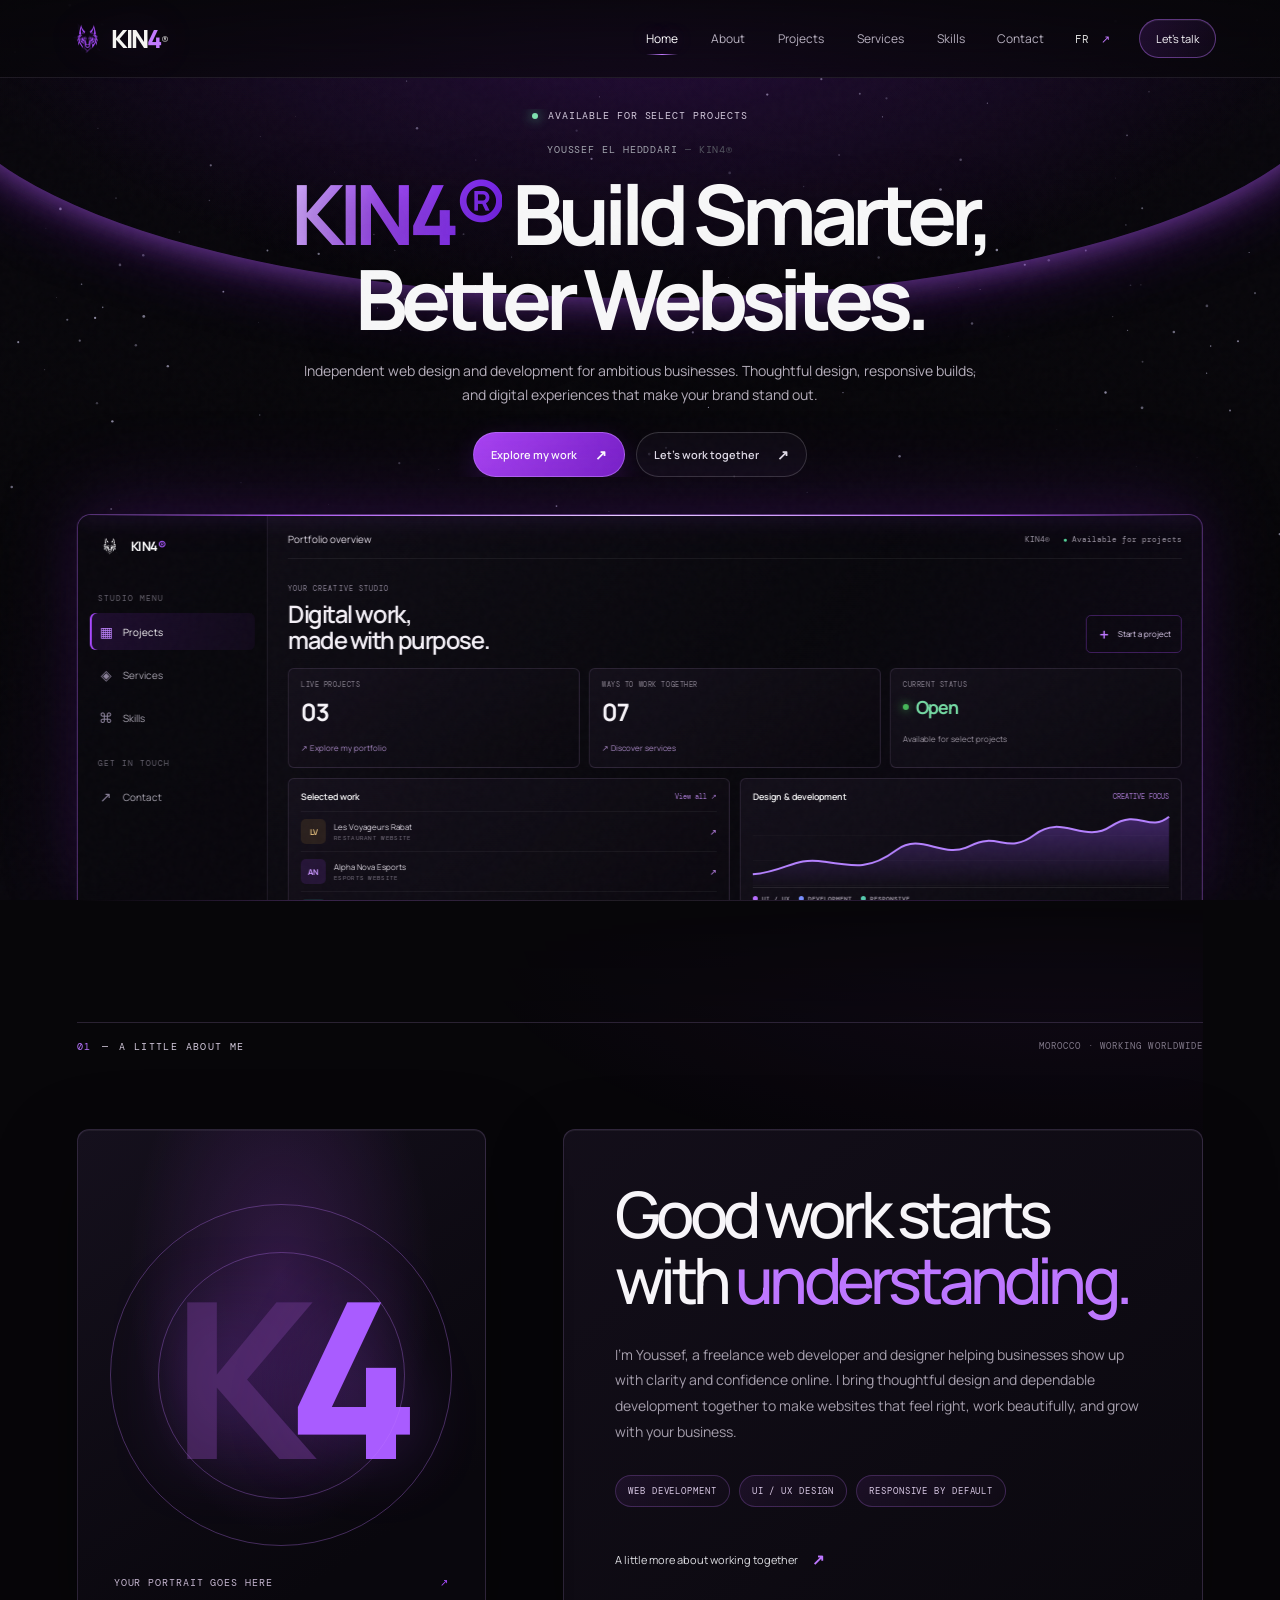
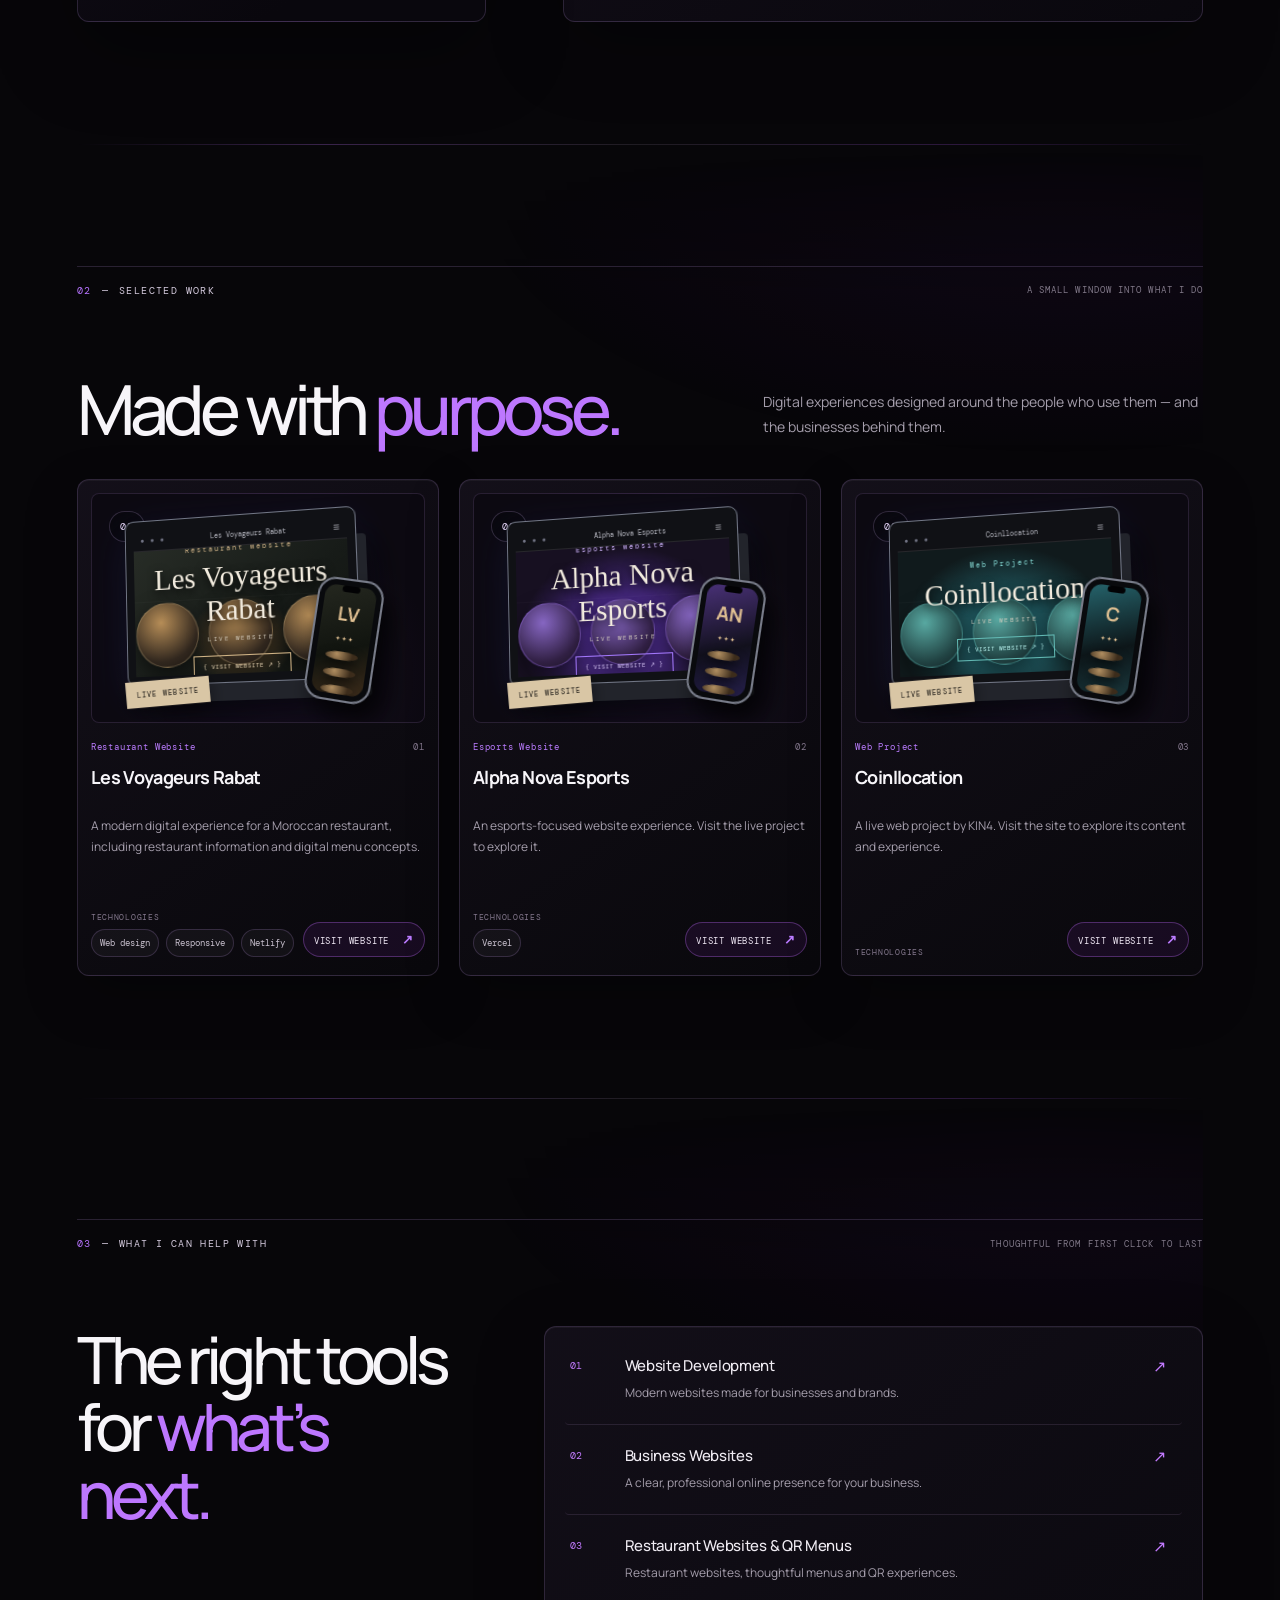
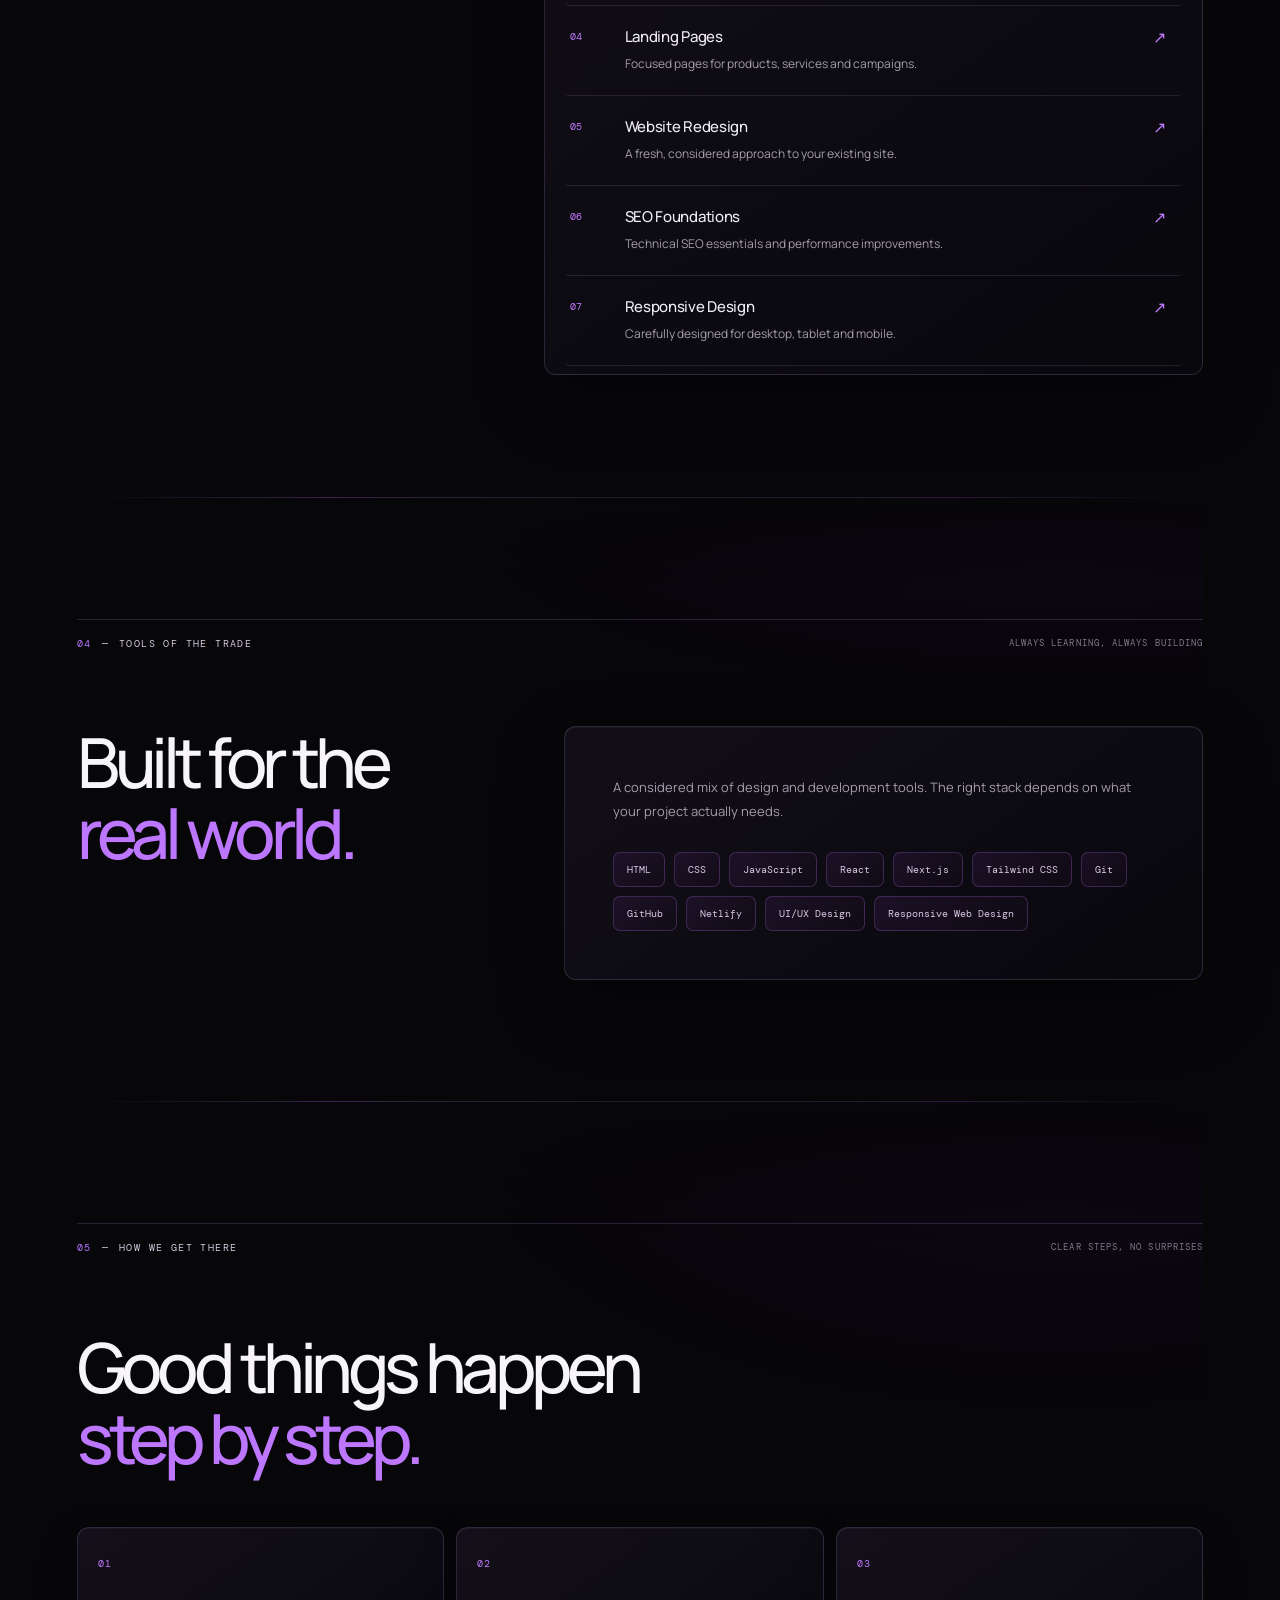
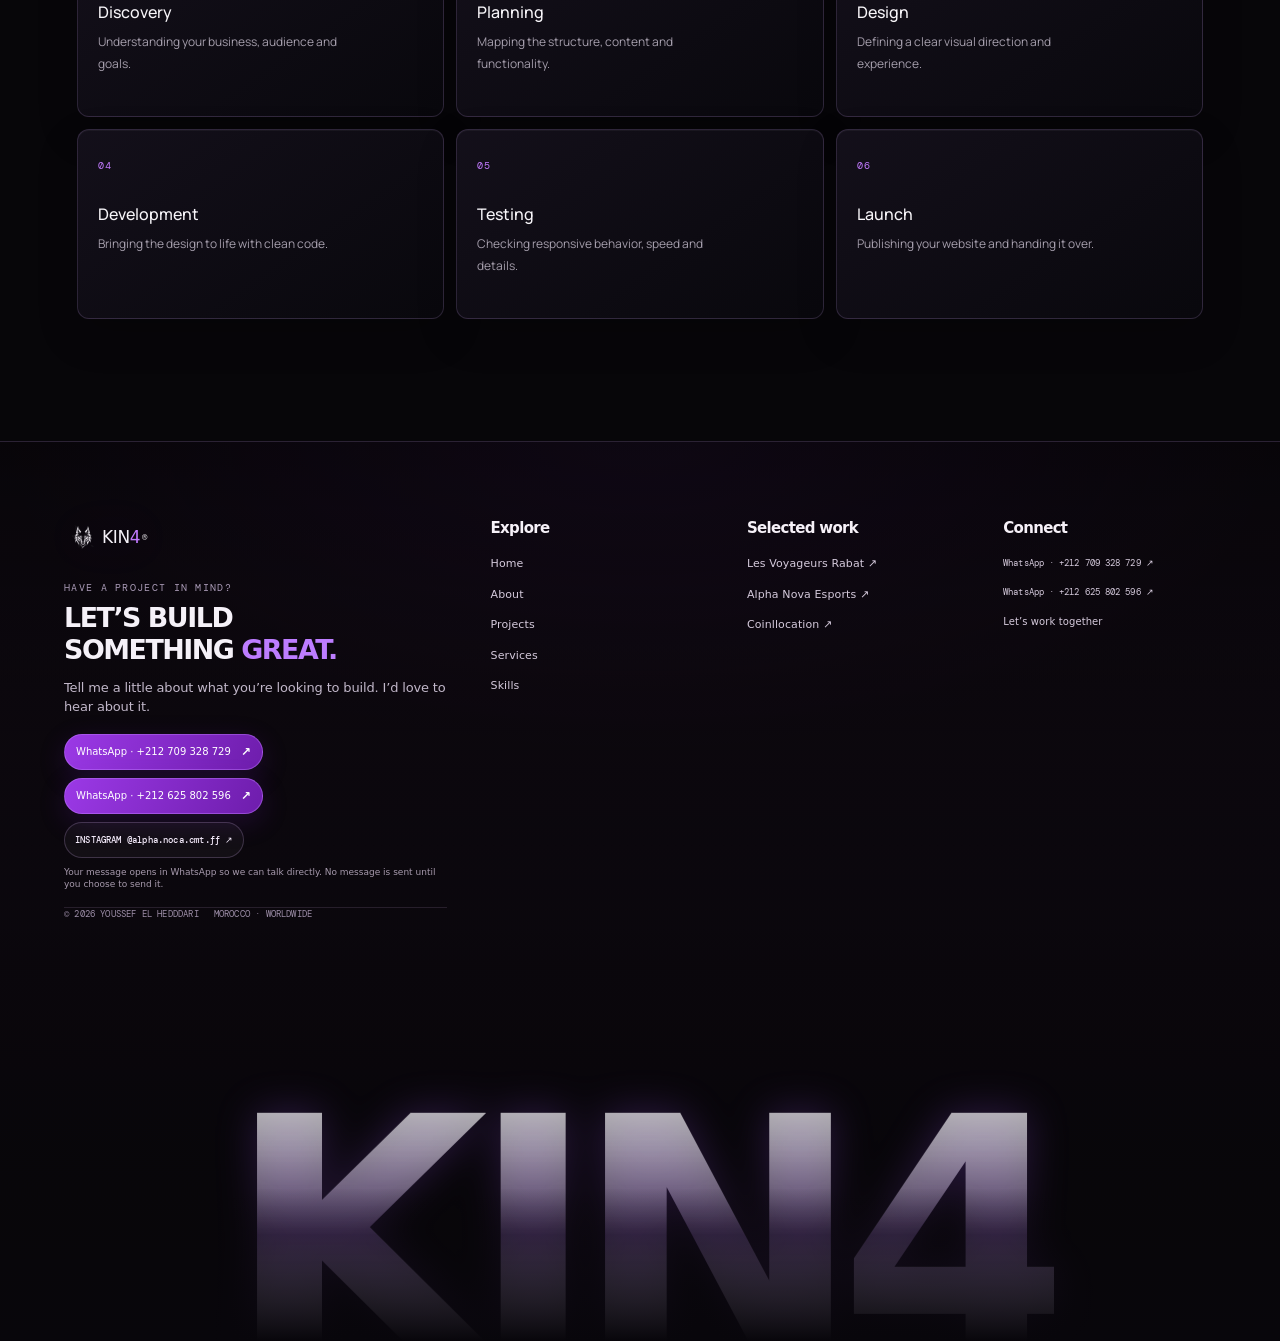
<file: index.html>
<!doctype html>
<html lang="en">
<head>
  <meta charset="utf-8"><meta name="viewport" content="width=device-width,initial-scale=1">
  <meta name="theme-color" content="#08090c"><meta name="description" content="KIN4 is the independent web design and development studio of Youssef El Heddari. Modern websites and digital experiences for ambitious businesses.">
  <meta property="og:type" content="website"><meta property="og:title" content="KIN4® — Digital experiences that stand out"><meta property="og:description" content="Independent web design and development by Youssef El Heddari."><meta property="og:image" content="/assets/og-card.svg">
  <link rel="icon" href="assets/favicon.svg" type="image/svg+xml"><link rel="preconnect" href="https://fonts.googleapis.com"><link rel="preconnect" href="https://fonts.gstatic.com" crossorigin><link href="https://fonts.googleapis.com/css2?family=DM+Mono:wght@400;500&family=Manrope:wght@400;500;600;700;800&display=swap" rel="stylesheet"><link href="https://fonts.googleapis.com/css2?family=Noto+Sans+Arabic:wght@400;500;600;700;800&display=swap" rel="stylesheet"><link rel="stylesheet" href="styles.css"><link rel="stylesheet" href="site-system.css">
  <title>KIN4® — Independent Web Design & Development</title><script type="application/ld+json" id="schema"></script>
</head>
<body>
  <div class="noise" aria-hidden="true"></div>
  <header class="header"><a class="wordmark" href="#home" aria-label="KIN4 home"><span class="wolf-mark" aria-hidden="true"></span>KIN<span>4</span><i>®</i></a><button class="menu-toggle" aria-label="Open menu" aria-expanded="false"><span></span><span></span></button><nav class="nav" aria-label="Main navigation"><a href="#home" data-i="navHome">Home</a><a href="#about" data-i="navAbout">About</a><a href="#projects" data-i="navProjects">Projects</a><a href="#services" data-i="navServices">Services</a><a href="#skills" data-i="navSkills">Skills</a><a href="#contact" data-i="navContact">Contact</a><button class="lang" aria-label="Switch language">FR <span>↗</span></button><a class="nav-cta" href="#contact" data-i="navCta">Let’s talk <span>↗</span></a></nav></header>
  <main>
    <section class="royal-hero" id="home"><canvas class="star-canvas" aria-hidden="true"></canvas><video class="planet-video" autoplay muted loop playsinline preload="metadata" aria-hidden="true"><source src="https://d2ol7oe51mr4n9.cloudfront.net/user_38xzZboKViGWJOttwIXH07lWA1P/e859f229-8ebd-43fb-a5a0-58006ba75327.mp4" type="video/mp4"></video><div class="planet-rim" aria-hidden="true"></div><div class="royal-copy"><p class="eyebrow"><span class="live-dot"></span><span data-i="available">AVAILABLE FOR SELECT PROJECTS</span></p><p class="hero-name">YOUSSEF EL HEDDDARI <span>— KIN4®</span></p><h1 data-i="royalTitle"><span class="royal-brand">KIN4®</span> Build Smarter,<br>Better Websites.</h1><p class="royal-lede" data-i="royalLede">Independent web design and development for ambitious businesses. Thoughtful design, responsive builds, and digital experiences that make your brand stand out.</p><div class="royal-actions"><a class="royal-button" href="#projects"><span data-i="viewWork">Explore my work</span><b>↗</b></a><a class="royal-button secondary" href="#contact"><span data-i="letsTalk">Let’s work together</span><b>↗</b></a></div></div><div class="royal-dashboard"><div class="dashboard-edge"></div><aside class="dash-sidebar"><a class="dash-brand" href="#home"><span class="wolf-mark"></span><b>KIN4<span>®</span></b></a><span class="dash-label" data-i="dashWorkspace">WORKSPACE</span><a class="dash-item selected" href="#projects"><i>▦</i><span data-i="navProjects">Projects</span></a><a class="dash-item" href="#services"><i>◈</i><span data-i="navServices">Services</span></a><a class="dash-item" href="#skills"><i>⌘</i><span data-i="navSkills">Skills</span></a><span class="dash-label dash-bottom-label" data-i="dashConnect">CONNECT</span><a class="dash-item" href="#contact"><i>↗</i><span data-i="navContact">Contact</span></a><div class="dash-profile"><span class="profile-avatar">Y</span><span>Youssef El Heddari<small>KIN4® · STUDIO</small></span><b>···</b></div></aside><div class="dash-main"><div class="dash-topbar"><span data-i="dashWelcome">Studio overview</span><span class="dash-date">KIN4® <i>●</i> <span data-i="dashStatus">Available for work</span></span></div><div class="dash-heading"><div><small data-i="dashEyebrow">YOUR DIGITAL STUDIO</small><h2 data-i="dashTitle">A clear view of<br>what we can build.</h2></div><a href="#contact" class="dash-add"><b>＋</b> <span data-i="dashStart">Start a project</span></a></div><div class="dash-stats"><a class="dash-stat" href="#projects"><small data-i="dashProjects">LIVE PROJECTS</small><strong>03</strong><span>↗ <span data-i="dashPortfolio">Explore my portfolio</span></span></a><a class="dash-stat" href="#services"><small data-i="dashServices">WAYS TO WORK TOGETHER</small><strong>07</strong><span>↗ <span data-i="dashServicesLink">Discover services</span></span></a><a class="dash-stat availability-stat" href="#contact"><small data-i="dashAvailability">CURRENT STATUS</small><strong><i></i><span data-i="dashOpen">Open</span></strong><span data-i="dashAvailabilitySub">Available for select projects</span></a></div><div class="dash-lower"><div class="dash-work"><div class="dash-section-title"><b data-i="dashRecent">Selected work</b><a href="#projects" data-i="dashViewAll">View all ↗</a></div><a class="dash-work-row" href="https://les-voyageurs-rabat.netlify.app/" target="_blank" rel="noopener noreferrer"><span class="work-icon amber">LV</span><span>Les Voyageurs Rabat<small>RESTAURANT WEBSITE</small></span><b>↗</b></a><a class="dash-work-row" href="https://alpha-nova-esports.vercel.app/" target="_blank" rel="noopener noreferrer"><span class="work-icon violet">AN</span><span>Alpha Nova Esports<small>ESPORTS WEBSITE</small></span><b>↗</b></a><a class="dash-work-row" href="https://coinllocation.com/?i=1" target="_blank" rel="noopener noreferrer"><span class="work-icon cyan">C</span><span>Coinllocation<small>WEB PROJECT</small></span><b>↗</b></a></div><div class="dash-chart"><div class="dash-section-title"><b data-i="dashCapabilities">Design & development</b><span data-i="dashFocus">CREATIVE FOCUS</span></div><div class="chart-visual"><svg viewBox="0 0 360 120" preserveAspectRatio="none" aria-label="Illustrative design and development chart"><defs><linearGradient id="chartfill" x1="0" x2="0" y1="0" y2="1"><stop offset="0" stop-color="#9b55ff" stop-opacity=".35"/><stop offset="1" stop-color="#9b55ff" stop-opacity="0"/></linearGradient></defs><path d="M0 100 C30 95 35 72 62 80 S102 92 124 62 S164 78 188 55 S220 70 244 37 S286 53 310 24 S342 35 360 9 V120 H0Z" fill="url(#chartfill)"/><path d="M0 100 C30 95 35 72 62 80 S102 92 124 62 S164 78 188 55 S220 70 244 37 S286 53 310 24 S342 35 360 9" fill="none" stroke="#b582ff" stroke-width="2" vector-effect="non-scaling-stroke"/></svg></div><div class="chart-legend"><span><i></i><b data-i="chartUi">UI / UX</b></span><span><i></i><b data-i="chartDevelopment">DEVELOPMENT</b></span><span><i></i><b data-i="chartResponsive">RESPONSIVE</b></span></div><div class="dash-tools"><span>HTML</span><span>CSS</span><span>JS</span><span>React</span><span>UI/UX</span></div></div></div></div></div></section>
    <section class="intro section" id="about"><div class="section-top"><span class="eyebrow"><b>01</b> — <span data-i="aboutLabel">A LITTLE ABOUT ME</span></span><span class="micro">MOROCCO · WORKING WORLDWIDE</span></div><div class="intro-grid"><div class="portrait"><div class="portrait-shape"><span>K</span><span>4</span></div><div class="portrait-caption"><span data-i="portraitNote">YOUR PORTRAIT GOES HERE</span><span>↗</span></div></div><div class="intro-copy"><h2 data-i="aboutTitle">Good work starts<br>with <em>understanding.</em></h2><p class="body-copy" data-i="aboutCopy">I’m Youssef, a freelance web developer and designer helping businesses show up with clarity and confidence online. I bring thoughtful design and dependable development together to make websites that feel right, work beautifully, and grow with your business.</p><div class="about-tags"><span>WEB DEVELOPMENT</span><span>UI / UX DESIGN</span><span>RESPONSIVE BY DEFAULT</span></div><a class="text-link" href="#contact"><span data-i="aboutLink">A little more about working together</span><b>↗</b></a></div></div></section>
    <section class="projects section" id="projects"><div class="section-top"><span class="eyebrow"><b>02</b> — <span data-i="projectsLabel">SELECTED WORK</span></span><span class="micro" data-i="projectsAside">A SMALL WINDOW INTO WHAT I DO</span></div><div class="section-heading"><h2 data-i="projectsTitle">Made with <em>purpose.</em></h2><p data-i="projectsCopy">Digital experiences designed around the people who use them — and the businesses behind them.</p></div><div class="project-grid" id="project-grid"></div></section>
    <section class="services section" id="services"><div class="section-top"><span class="eyebrow"><b>03</b> — <span data-i="servicesLabel">WHAT I CAN HELP WITH</span></span><span class="micro">THOUGHTFUL FROM FIRST CLICK TO LAST</span></div><div class="services-layout"><h2 data-i="servicesTitle">The right tools<br>for <em>what’s next.</em></h2><div class="service-list" id="service-list"></div></div></section>
    <section class="skills section" id="skills"><div class="section-top"><span class="eyebrow"><b>04</b> — <span data-i="skillsLabel">TOOLS OF THE TRADE</span></span><span class="micro" data-i="skillsAside">ALWAYS LEARNING, ALWAYS BUILDING</span></div><div class="skills-layout"><h2 data-i="skillsTitle">Built for the<br><em>real world.</em></h2><div><p class="body-copy" data-i="skillsCopy">A considered mix of design and development tools. The right stack depends on what your project actually needs.</p><div class="skill-list" id="skill-list"></div></div></div></section>
    <section class="process section" id="process"><div class="section-top"><span class="eyebrow"><b>05</b> — <span data-i="processLabel">HOW WE GET THERE</span></span><span class="micro" data-i="processAside">CLEAR STEPS, NO SURPRISES</span></div><div class="section-heading"><h2 data-i="processTitle">Good things happen<br><em>step by step.</em></h2></div><div class="process-list" id="process-list"></div></section>
    <footer class="meadow-footer" id="contact"><div class="meadow-stage" aria-hidden="true"><video class="meadow-video" src="https://d2ol7oe51mr4n9.cloudfront.net/user_38xzZboKViGWJOttwIXH07lWA1P/4d01c727-d9c5-47c8-a778-35a451ffd39f.mp4" poster="https://d8j0ntlcm91z4.cloudfront.net/user_38xzZboKViGWJOttwIXH07lWA1P/hf_20261014_121838_c97d0940-f430-4304-8573-4f47ee44f447.png" autoplay muted loop playsinline preload="metadata"></video></div><p class="meadow-wordmark" aria-hidden="true">KIN4</p><div class="meadow-fog" aria-hidden="true"></div><div class="meadow-content"><div class="meadow-brand"><a class="meadow-logo wordmark" href="#home" aria-label="KIN4 home"><span class="wolf-mark" aria-hidden="true"></span>KIN<span>4</span><i>®</i></a><p class="meadow-kicker" data-i="contactLabel">HAVE A PROJECT IN MIND?</p><h2 data-i="contactTitle">LET’S BUILD<br>SOMETHING <em>GREAT.</em></h2><p class="meadow-copy" data-i="contactCopy">Tell me a little about what you’re looking to build. I’d love to hear about it.</p><a class="button button-light whatsapp" id="whatsapp-link" target="_blank" rel="noopener noreferrer" href="#"><span data-i="whatsapp">WhatsApp · +212 709 328 729</span><b>↗</b></a><p class="form-note" data-i="formNote">Your message opens in WhatsApp so we can talk directly. No message is sent until you choose to send it.</p><div class="meadow-meta"><span>© <span id="year"></span> YOUSSEF EL HEDDDARI</span><span data-i="locationLabel">MOROCCO · WORLDWIDE</span></div><div class="meadow-social"><a id="instagram-link" href="#" hidden>INSTAGRAM</a><a id="email-link" href="#" data-i="email">EMAIL</a></div></div><nav class="meadow-column" aria-label="Explore"><h3 data-i="footerExplore">Explore</h3><a href="#home" data-i="navHome">Home</a><a href="#about" data-i="navAbout">About</a><a href="#projects" data-i="navProjects">Projects</a><a href="#services" data-i="navServices">Services</a><a href="#skills" data-i="navSkills">Skills</a></nav><nav class="meadow-column" aria-label="Selected projects"><h3 data-i="footerWork">Selected work</h3><a href="https://les-voyageurs-rabat.netlify.app/" target="_blank" rel="noopener noreferrer">Les Voyageurs Rabat ↗</a><a href="https://alpha-nova-esports.vercel.app/" target="_blank" rel="noopener noreferrer">Alpha Nova Esports ↗</a><a href="https://coinllocation.com/?i=1" target="_blank" rel="noopener noreferrer">Coinllocation ↗</a></nav><nav class="meadow-column" aria-label="Contact"><h3 data-i="footerConnect">Connect</h3><a href="https://wa.me/212709328729" target="_blank" rel="noopener noreferrer">WhatsApp · +212 709 328 729 ↗</a><a href="https://wa.me/212625802596" target="_blank" rel="noopener noreferrer">WhatsApp · +212 625 802 596 ↗</a><a href="#contact" data-i="letsTalk">Let’s work together ↗</a></nav></div></footer>
  </main><script src="config.js"></script><script src="projects.js"></script><script src="translations.js"></script><script src="app.js"></script>
</body></html>
</file>
<file: styles.css>
:root{--bg:#08090c;--panel:#101116;--white:#f5f5f2;--muted:#9698a2;--line:rgba(255,255,255,.12);--blue:#7b8cff;--mono:'DM Mono',monospace;--sans:'Manrope',Arial,sans-serif}*{box-sizing:border-box}html{scroll-behavior:smooth;scroll-padding-top:90px}body{margin:0;background:var(--bg);color:var(--white);font-family:var(--sans);-webkit-font-smoothing:antialiased}a{color:inherit;text-decoration:none}button{font:inherit;color:inherit}.noise{position:fixed;inset:0;z-index:10;pointer-events:none;opacity:.12;background-image:url("data:image/svg+xml,%3Csvg viewBox='0 0 180 180' xmlns='http://www.w3.org/2000/svg'%3E%3Cfilter id='n'%3E%3CfeTurbulence type='fractalNoise' baseFrequency='.8' numOctaves='3' stitchTiles='stitch'/%3E%3C/filter%3E%3Crect width='100%25' height='100%25' filter='url(%23n)' opacity='.16'/%3E%3C/svg%3E")}.header{height:82px;position:absolute;z-index:20;inset:0 0 auto;display:flex;align-items:center;justify-content:space-between;padding:0 6.2vw;border-bottom:1px solid rgba(255,255,255,.08)}.wordmark{font-size:25px;letter-spacing:-2px;font-weight:800}.wordmark span{color:var(--blue)}.wordmark i{font:10px var(--mono);font-style:normal;vertical-align:top;margin-left:2px}.nav{display:flex;align-items:center;gap:32px}.nav>a:not(.nav-cta){font-size:11px;color:#b5b5bd;transition:color .2s}.nav>a:hover,.nav>a.active{color:white}.nav-cta{border:1px solid var(--line);padding:11px 15px;font-size:11px}.nav-cta span{color:var(--blue);margin-left:13px}.lang{border:0;background:none;color:#ddd;cursor:pointer;font:11px var(--mono);padding:10px 0}.lang span{color:var(--blue);padding-left:5px}.menu-toggle{display:none}.section{position:relative;padding-left:10.5vw;padding-right:10.5vw}.hero{min-height:780px;height:100svh;max-height:1080px;padding-top:82px;display:flex;align-items:center;overflow:hidden;background:radial-gradient(ellipse 48% 50% at 76% 48%,rgba(53,69,170,.15),transparent 68%),linear-gradient(130deg,#08090c,#0b0c11 60%,#08090c)}.hero-grid{position:absolute;inset:0;background-image:linear-gradient(rgba(255,255,255,.025) 1px,transparent 1px),linear-gradient(90deg,rgba(255,255,255,.025) 1px,transparent 1px);background-size:84px 84px;mask-image:linear-gradient(90deg,transparent,#000 68%)}.hero-content{position:relative;z-index:2;width:100%;padding-bottom:15px}.eyebrow,.micro,.hero-name,.hero-index,.hero-side,.about-tags,.portrait-caption,.project-meta,.project-tech small,.project-link,.project-number,.soon-tag,.service-number,.process-number,.footer{font:10px var(--mono);letter-spacing:.09em}.eyebrow{color:#c7c8d0;display:flex;gap:10px;align-items:center}.eyebrow b{font-weight:400;color:var(--blue)}.live-dot{width:6px;height:6px;border-radius:50%;background:#7ee0af;box-shadow:0 0 12px #7ee0af;display:inline-block}.hero-name{margin-top:51px;color:#a2a4ae}.hero-name span{color:#545660}.hero h1{font-size:clamp(49px,7.05vw,104px);line-height:.98;letter-spacing:-.085em;margin:22px 0 34px;font-weight:600;position:relative}.hero h1 em,h2 em{font-style:normal;color:var(--blue)}.hero-bottom{display:flex;align-items:flex-end;justify-content:space-between;max-width:955px}.hero-bottom>p{font-size:14px;line-height:1.8;color:var(--muted);max-width:360px;margin:0}.hero-actions{display:flex;align-items:center;gap:27px}.button{display:inline-flex;align-items:center;justify-content:space-between;gap:34px;padding:16px 18px;font-size:11px;font-weight:700}.button b,.text-link b{font-size:15px}.button-light{background:#f4f4f1;color:#11121a;transition:transform .2s,background .2s}.button-light:hover{transform:translateY(-3px);background:#fff}.text-link{font-size:11px;display:inline-flex;align-items:center;gap:14px;color:#dedee3}.text-link b{color:var(--blue)}.hero-index{position:absolute;bottom:32px;left:10.5vw;right:10.5vw;display:flex;justify-content:space-between;color:#6b6d77}.hero-side{position:absolute;right:3.3vw;top:48%;writing-mode:vertical-rl;color:#6a6c77;letter-spacing:.18em}.hero-orb{position:absolute;width:min(40vw,540px);aspect-ratio:1;right:10vw;top:22%;opacity:.54;filter:drop-shadow(0 0 70px rgba(67,88,255,.12));animation:float 12s ease-in-out infinite}.orb-core{position:absolute;inset:28%;border-radius:50%;background:radial-gradient(circle at 35% 30%,#8795ff 0,#3448c2 20%,#121831 53%,#090b12 72%);box-shadow:inset -28px -20px 70px #03040a,inset 13px 10px 30px rgba(192,201,255,.32),0 0 75px rgba(70,87,255,.18)}.orb-ring{position:absolute;inset:10%;border:1px solid rgba(148,161,255,.32);border-radius:50%;transform:rotate(-28deg) scaleY(.39)}.ring-two{inset:17%;transform:rotate(47deg) scaleY(.58);border-color:rgba(111,130,255,.42)}.orb-dot{position:absolute;width:10px;height:10px;border-radius:50%;background:#bbc2ff;box-shadow:0 0 22px #8390ff;left:18%;top:30%}@keyframes float{50%{transform:translateY(-12px) rotate(3deg)}}.intro,.projects,.services,.skills,.process{padding-top:126px;padding-bottom:130px}.section-top{display:flex;align-items:center;justify-content:space-between;border-top:1px solid var(--line);padding-top:18px}.micro{color:#6e707a}.intro-grid{display:grid;grid-template-columns:.72fr 1.28fr;gap:12%;align-items:center;margin-top:80px}.portrait{height:415px;background:linear-gradient(145deg,#171a25,#0d0f14);position:relative;overflow:hidden;display:grid;place-items:center;border:1px solid rgba(255,255,255,.07)}.portrait:before,.portrait:after{content:"";position:absolute;width:340px;height:340px;border:1px solid rgba(128,142,255,.13);border-radius:50%}.portrait:after{width:245px;height:245px}.portrait-shape{font-size:160px;font-weight:800;letter-spacing:-.14em;color:#222a51;position:relative;text-shadow:0 0 60px #4252ba}.portrait-shape span:last-child{color:#6579eb}.portrait-caption{position:absolute;bottom:17px;left:19px;right:19px;display:flex;justify-content:space-between;color:#898b96}.portrait-caption span:last-child{color:var(--blue)}h2{font-weight:500;font-size:clamp(40px,5vw,69px);line-height:1.06;letter-spacing:-.07em;margin:0}.body-copy{color:#a5a6af;font-size:14px;line-height:1.95;max-width:565px;margin:29px 0}.about-tags{display:flex;flex-wrap:wrap;gap:8px;margin:30px 0 40px}.about-tags span{padding:9px 10px;border:1px solid var(--line);color:#a9abb4;font-size:9px}.projects{background:#0b0c10}.section-heading{display:flex;justify-content:space-between;align-items:flex-end;margin:72px 0 47px;gap:30px}.section-heading p{color:var(--muted);font-size:13px;line-height:1.8;max-width:310px;margin:0 0 6px}.project-grid{display:grid;grid-template-columns:1.25fr .75fr;gap:24px}.project-card{padding-bottom:26px}.project-image{position:relative;height:305px;background:#11131a;overflow:hidden;border:1px solid rgba(255,255,255,.07)}.project-featured .project-image{height:355px}.project-image img{width:100%;height:100%;object-fit:cover;display:block;transition:transform .7s cubic-bezier(.2,.7,.2,1)}.project-card:hover .project-image img{transform:scale(1.035)}.project-number{position:absolute;left:17px;top:17px;color:#e6e8ff;background:rgba(8,9,12,.65);padding:8px 10px}.soon-tag{position:absolute;right:15px;top:15px;color:white;background:#141620;padding:9px 10px;font-size:8px}.project-unpublished .project-image img{opacity:.45}.project-meta{display:flex;justify-content:space-between;margin-top:22px;color:var(--blue);font-size:9px}.project-meta span:last-child{color:#686a75}.project-card h3{font-size:22px;margin:12px 0 8px;letter-spacing:-.04em}.project-card>p{font-size:12px;line-height:1.8;color:var(--muted);max-width:510px;min-height:44px;margin:0}.project-bottom{display:flex;justify-content:space-between;align-items:flex-end;margin-top:24px}.project-tech{display:flex;align-items:center;flex-wrap:wrap;gap:7px}.project-tech small{width:100%;color:#656772;font-size:8px}.project-tech span{font:9px var(--mono);color:#b2b3bc;border:1px solid var(--line);padding:7px 8px}.project-link{color:#e4e5ec;font-size:9px}.project-link b{color:var(--blue);font-size:13px;margin-left:7px}.services-layout{display:grid;grid-template-columns:.8fr 1.2fr;gap:11%;margin-top:78px}.service-list{border-top:1px solid var(--line)}.service-row{display:grid;grid-template-columns:46px 1fr 20px;gap:15px;padding:22px 0;border-bottom:1px solid var(--line);align-items:start}.service-number{color:var(--blue);padding-top:4px}.service-row h3{font-size:15px;font-weight:500;margin:0 0 6px}.service-row p{font-size:11px;color:var(--muted);margin:0;line-height:1.6}.service-arrow{color:#727586}.skills{background:#0b0c10}.skills-layout{display:grid;grid-template-columns:1fr 1fr;gap:12%;margin-top:78px}.skills-layout .body-copy{margin-top:0}.skill-list{display:flex;flex-wrap:wrap;gap:9px;margin-top:28px}.skill-list span{font:10px var(--mono);border:1px solid var(--line);color:#cbccd3;padding:11px 13px}.process .section-heading{margin-bottom:54px}.process-list{display:grid;grid-template-columns:repeat(3,1fr);border-top:1px solid var(--line);border-left:1px solid var(--line)}.process-item{min-height:170px;padding:23px;border-bottom:1px solid var(--line);border-right:1px solid var(--line);position:relative}.process-number{color:var(--blue)}.process-item h3{font-size:16px;font-weight:500;margin:29px 0 8px}.process-item p{font-size:11px;line-height:1.7;color:var(--muted);margin:0;max-width:260px}.contact{padding-top:80px;background:radial-gradient(ellipse 60% 65% at 50% 55%,rgba(49,63,159,.15),transparent),#0b0c10;overflow:hidden}.contact-glow{position:absolute;inset:20% 12% 18%;pointer-events:none;border:1px solid rgba(130,143,255,.08);border-radius:50%;filter:blur(2px)}.contact-main{position:relative;padding:126px 0 135px;max-width:850px}.contact-main h2{font-size:clamp(55px,8.5vw,115px);margin:25px 0}.contact-main>p:not(.eyebrow):not(.form-note){color:var(--muted);font-size:14px;margin:0 0 29px}.whatsapp{min-width:280px}.form-note{color:#72747e;font-size:10px;line-height:1.7;max-width:430px;margin:15px 0 0}.footer{border-top:1px solid var(--line);min-height:88px;display:flex;align-items:center;justify-content:space-between;color:#777984;font-size:9px}.footer .wordmark{color:white}.footer-links{display:flex;gap:22px}.footer a:hover{color:white}[hidden]{display:none!important}
.seen .eyebrow,.seen h2,.seen .project-card{animation:rise .65s both}@keyframes rise{from{opacity:.3;transform:translateY(12px)}to{opacity:1;transform:none}}:focus-visible{outline:2px solid #8795ff;outline-offset:4px}
@media(max-width:850px){.header{padding:0 6vw}.nav{gap:17px}.nav>a:not(.nav-cta){font-size:10px}.section{padding-left:7vw;padding-right:7vw}.hero{min-height:720px}.hero-orb{right:-4vw;top:22%;width:53vw;opacity:.4}.hero h1{font-size:clamp(53px,8vw,79px)}.hero-index{left:7vw;right:7vw}.hero-side{display:none}.intro-grid{gap:7%;grid-template-columns:.8fr 1.2fr}.portrait{height:350px}.services-layout{gap:7%}}
@media(max-width:640px){html{scroll-padding-top:70px}.header{height:70px;position:absolute;padding:0 6vw}.menu-toggle{display:flex;width:39px;height:39px;border:1px solid var(--line);background:none;flex-direction:column;justify-content:center;align-items:center;gap:5px;z-index:2}.menu-toggle span{width:15px;height:1px;background:#eee;transition:transform .2s}.menu-toggle[aria-expanded=true] span:first-child{transform:translateY(3px) rotate(45deg)}.menu-toggle[aria-expanded=true] span:last-child{transform:translateY(-3px) rotate(-45deg)}.nav{position:fixed;inset:0;background:#090a0e;display:flex;flex-direction:column;justify-content:center;align-items:stretch;padding:90px 12vw 50px;gap:0;transform:translateY(-8px);opacity:0;pointer-events:none;transition:.25s}.nav.is-open{opacity:1;pointer-events:auto;transform:none}.nav>a:not(.nav-cta){font-size:23px;padding:13px 0;border-bottom:1px solid var(--line);color:white}.nav .lang{position:absolute;right:12vw;top:32px}.nav-cta{margin-top:24px;text-align:center;padding:15px}.hero{height:100svh;min-height:700px;max-height:none;padding:80px 6vw 60px}.hero-orb{width:74vw;right:-25vw;top:21%;opacity:.3}.hero-content{padding-bottom:50px}.hero-name{margin-top:41px;font-size:9px}.hero h1{font-size:clamp(46px,12.2vw,72px);margin:23px 0 27px;line-height:1.01}.hero-bottom{display:block}.hero-bottom>p{font-size:13px;max-width:350px}.hero-actions{margin-top:27px;gap:20px;flex-wrap:wrap}.button{padding:15px;gap:20px}.hero-index{left:6vw;right:6vw;bottom:23px;font-size:8px}.section{padding-left:6vw;padding-right:6vw}.intro,.projects,.services,.skills,.process{padding-top:83px;padding-bottom:86px}.section-top{align-items:flex-start;gap:15px}.section-top .micro{max-width:46%;text-align:right;font-size:8px}.eyebrow{font-size:9px}.intro-grid{display:flex;flex-direction:column-reverse;align-items:stretch;gap:34px;margin-top:47px}.intro-copy h2,.section-heading h2,.services-layout h2,.skills-layout h2{font-size:47px}.body-copy{font-size:13px;margin:20px 0}.portrait{height:320px}.section-heading{display:block;margin:50px 0 30px}.section-heading p{margin-top:18px}.project-grid{grid-template-columns:1fr;gap:30px}.project-image,.project-featured .project-image{height:250px}.project-card>p{min-height:0}.project-bottom{align-items:flex-end;gap:12px}.project-tech span{font-size:8px}.project-link{white-space:nowrap}.services-layout,.skills-layout{grid-template-columns:1fr;gap:36px;margin-top:48px}.service-row{padding:18px 0;grid-template-columns:35px 1fr 20px}.service-row h3{font-size:14px}.skills-layout .body-copy{margin:0}.process .section-heading{margin-top:50px}.process-list{grid-template-columns:repeat(2,1fr)}.process-item{min-height:165px;padding:17px 14px}.process-item h3{margin-top:25px;font-size:14px}.process-item p{font-size:10px}.contact{padding-top:54px}.contact-main{padding:105px 0 110px}.contact-main h2{font-size:clamp(52px,13vw,78px)}.contact-main>p:not(.eyebrow):not(.form-note){font-size:13px;line-height:1.7}.whatsapp{min-width:0;width:100%;max-width:350px}.footer{padding:22px 0;flex-wrap:wrap;gap:20px}.footer>span{order:3;width:100%;font-size:8px}.footer-links{gap:13px;font-size:8px}.menu-open{overflow:hidden}}
@media(prefers-reduced-motion:reduce){*,*::before,*::after{scroll-behavior:auto!important;animation-duration:.01ms!important;animation-iteration-count:1!important;transition-duration:.01ms!important}}
/* Interactive, CSS-rendered 3D website mockups (no flat screenshot cards). */
.project-scene{perspective:1100px;isolation:isolate;display:grid;place-items:center;background:radial-gradient(ellipse at 52% 78%,rgba(63,79,180,.22),transparent 53%),linear-gradient(145deg,#12141c,#090a0e)}
.scene-device{position:absolute;width:70%;height:72%;left:12%;top:11%;border:1px solid #727786;border-radius:9px;background:#101115;padding:8px;transform:rotateY(calc(-13deg + var(--tilt-y,0deg))) rotateX(calc(5deg + var(--tilt-x,0deg))) rotateZ(-3deg) translateZ(35px);transform-style:preserve-3d;box-shadow:14px 22px 0 -5px #22242b,18px 32px 35px #0009,0 12px 42px #4557cf22;transition:transform .5s cubic-bezier(.2,.7,.2,1),box-shadow .5s;overflow:hidden}
.scene-device:after{content:"";position:absolute;left:8%;right:8%;height:12px;bottom:-12px;background:linear-gradient(#747783,#292b33);clip-path:polygon(8% 0,92% 0,100% 100%,0 100%);transform:translateZ(-4px)}
.screen-top{height:22px;display:flex;align-items:center;justify-content:space-between;font:7px var(--mono);color:#b7b8c1;padding:0 7px;border-bottom:1px solid #ffffff18}.screen-top span:first-child{color:#717383;letter-spacing:1px}.screen-page{height:calc(100% - 22px);position:relative;overflow:hidden;display:flex;flex-direction:column;align-items:center;justify-content:center;gap:7px;background:radial-gradient(ellipse at 50% 74%,#785b35 0,transparent 34%),linear-gradient(140deg,#272c26,#171b18 60%,#111410);color:#f3ecdf}.screen-page:before{content:"";position:absolute;inset:0;background:linear-gradient(90deg,transparent 49.7%,#fff1 50%,transparent 50.3%),linear-gradient(0deg,transparent 59%,#fff1 59.3%,transparent 59.6%);opacity:.4}.screen-page small,.screen-page strong,.screen-page>span,.screen-cta{z-index:1}.screen-page small{font:7px var(--mono);letter-spacing:2px;color:#d5b78b}.screen-page strong{font:clamp(14px,2.3vw,32px) Georgia,serif;font-weight:400;text-align:center;max-width:90%;text-shadow:0 3px 10px #000}.screen-page>span{font:6px var(--mono);letter-spacing:1.5px;color:#d8d0c1}.screen-cta{font:6px var(--mono);border:1px solid #d3b688;padding:6px 9px;margin-top:5px;color:#f3dfbd}.screen-circles{position:absolute;bottom:7%;display:flex;gap:10px}.screen-circles i{width:clamp(28px,5vw,64px);aspect-ratio:1;border-radius:50%;border:1px solid #d3b68855;background:radial-gradient(circle at 40% 30%,#b68d57,#31271e 67%,#17130f);box-shadow:0 8px 20px #0008}.screen-coming{background:radial-gradient(ellipse at 50% 67%,#28347d,#11131c 65%)}.screen-coming small{color:#9ca8ff}.screen-coming .screen-cta{border-color:#7384ff;color:#cad0ff}.scene-phone{position:absolute;z-index:2;right:11%;bottom:9%;width:19%;height:51%;border:2px solid #777b88;border-radius:17px;background:#090a0d;padding:5px;transform:rotateY(-14deg) rotateX(4deg) rotateZ(8deg) translateZ(70px);box-shadow:10px 13px 22px #000b;transition:transform .5s}.phone-notch{position:absolute;z-index:1;left:35%;top:5px;width:30%;height:6px;border-radius:5px;background:#020204}.phone-display{height:100%;border-radius:11px;background:linear-gradient(160deg,#24271f,#11140f 58%,#3c2c1b);display:flex;align-items:center;flex-direction:column;padding-top:28%;gap:9%;overflow:hidden}.phone-display b{font:700 clamp(10px,1.4vw,18px) var(--sans);color:#e0c092}.phone-display span{font-size:6px;color:#e0c092}.phone-display i{width:62%;height:17%;border-radius:50%;background:radial-gradient(circle at 35% 32%,#af8d60,#3c2c1b 72%);box-shadow:0 4px 10px #0009}.scene-chip{position:absolute;left:12%;bottom:9%;z-index:3;background:#d9c6a5;color:#1b1915;padding:8px 10px;font:7px var(--mono);letter-spacing:1px;transform:translateZ(50px) rotate(-5deg);box-shadow:0 5px 16px #0007}.scene-shadow{position:absolute;width:60%;height:13%;bottom:10%;border-radius:50%;background:#0009;filter:blur(18px);transform:rotate(-9deg) translateZ(-20px)}.project-card:hover .scene-device,.project-scene:focus-visible .scene-device{transform:rotateY(-5deg) rotateX(2deg) rotateZ(-1deg) translateY(-8px) translateZ(50px);box-shadow:19px 27px 0 -5px #22242b,25px 38px 45px #000b,0 12px 55px #5969ed35}.project-card:hover .scene-phone,.project-scene:focus-visible .scene-phone{transform:rotateY(-4deg) rotateX(2deg) rotateZ(3deg) translateY(-12px) translateZ(90px)}.project-card:nth-child(2) .screen-page{background:radial-gradient(ellipse at 50% 70%,#343f92,#11131c 69%)}.project-card:nth-child(2) .phone-display{background:linear-gradient(160deg,#24263a,#10121b 58%,#2e376b)}
@media(max-width:640px){.scene-device{width:78%;height:66%;left:7%;top:13%}.scene-phone{right:7%;width:20%;height:47%}.screen-top{font-size:6px}.screen-page small{font-size:6px}.screen-page>span{font-size:5px}.scene-chip{font-size:6px}}
@media(prefers-reduced-motion:reduce){.scene-device,.scene-phone{transition:none!important}}
/* Signature 3D hero: a layered, CSS-rendered studio scene rather than a raster hero image. */
.hero-stage{position:absolute;z-index:1;right:3vw;top:16%;width:min(56vw,790px);height:min(68vh,650px);min-height:470px;perspective:1450px;transform-style:preserve-3d;pointer-events:none;animation:stage-arrive 1.2s cubic-bezier(.2,.7,.2,1) both}
.hero-window{position:absolute;left:9%;top:9%;width:82%;height:76%;border:1px solid #aab0d04a;border-radius:11px;background:linear-gradient(145deg,#282d3e,#11131a 70%);padding:8px;transform:rotateY(-20deg) rotateX(7deg) rotateZ(-5deg) translateZ(35px);transform-style:preserve-3d;box-shadow:26px 35px 0 -9px #292c3b,35px 52px 65px #000b,0 0 95px #5869ef22;animation:hero-screen-float 8s ease-in-out infinite}
.window-bar{height:28px;display:grid;grid-template-columns:1fr 2fr 1fr;align-items:center;padding:0 12px;border-bottom:1px solid #ffffff17;color:#aeb1c0;font:7px var(--mono);letter-spacing:1px}.window-bar span{color:#9095a9;letter-spacing:2px}.window-bar b{text-align:center;font-weight:400}.window-bar i{text-align:right;color:#98a3ff;font-style:normal}
.window-page{height:calc(100% - 28px);position:relative;overflow:hidden;background:linear-gradient(135deg,#e8e5db 0%,#ccc7b9 48%,#aaa993 100%);color:#161817;display:flex;align-items:center;padding:9%}.window-copy{position:relative;z-index:2}.window-copy small{font:8px var(--mono);letter-spacing:1.5px;color:#4c584e}.window-copy strong{display:block;font:500 clamp(26px,4.3vw,58px)/.98 var(--sans);letter-spacing:-.075em;margin:18px 0}.window-copy strong em{color:#475d46;font-style:normal}.window-copy>span{display:inline-block;margin-top:4px;padding:9px 12px;background:#171b19;color:#eee;font:7px var(--mono);letter-spacing:1px}
.window-art{position:absolute;right:-2%;top:0;width:57%;height:100%;overflow:hidden;background:linear-gradient(130deg,#777c63,#d0b587 55%,#474b3c)}.art-sun{position:absolute;width:37%;aspect-ratio:1;border-radius:50%;top:13%;right:19%;background:radial-gradient(circle at 37% 33%,#f4e7c8,#dba875 65%,#ab7648);box-shadow:0 0 65px #f0ce9b66;animation:sun-breathe 7s ease-in-out infinite}.art-arch{position:absolute;width:54%;height:77%;right:11%;bottom:-3%;border:clamp(10px,2vw,24px) solid #3c463b;border-bottom:0;border-radius:50% 50% 0 0;background:linear-gradient(180deg,#a8875d,#45483a);box-shadow:inset 10px 0 22px #242c27}.art-arch:after{content:"";position:absolute;inset:21% 19% 0;background:linear-gradient(145deg,#37463b,#111916)}.art-hill{position:absolute;width:120%;height:43%;bottom:-21%;left:-12%;border-radius:50%;background:linear-gradient(150deg,#343d35,#111713);transform:rotate(-9deg);box-shadow:0 -12px 38px #1116}
.float-panel{position:absolute;z-index:3;background:linear-gradient(145deg,#181b27eF,#0e1018f2);border:1px solid #afb7ff38;border-radius:7px;padding:14px 16px;box-shadow:12px 18px 34px #0008,0 0 34px #596bff14;backdrop-filter:blur(12px);transform-style:preserve-3d}.float-panel-a{left:0;top:25%;width:190px;transform:rotateY(16deg) rotateX(-5deg) translateZ(105px);animation:panel-float 6s ease-in-out infinite}.float-panel-a small,.float-panel-b span{display:block;font:7px var(--mono);letter-spacing:1.2px;color:#9699a8}.float-panel-a b{display:block;font-size:12px;margin:8px 0 13px}.float-panel-a>span{display:flex;gap:5px}.float-panel-a>span i{height:25px;flex:1;border:1px solid #8290ff40;border-radius:3px;background:linear-gradient(140deg,#313b71,#171a28)}.float-panel-a>span i:nth-child(2){background:linear-gradient(140deg,#9b8064,#3d3028)}.float-panel-a>span i:nth-child(3){background:linear-gradient(140deg,#6e866e,#26312b)}
.float-panel-b{right:0;bottom:8%;display:flex;align-items:center;gap:18px;transform:rotateY(-18deg) rotateX(8deg) translateZ(130px);animation:panel-float 7s ease-in-out -2s infinite}.float-panel-b b{font:9px var(--mono);color:#a8b2ff}.hero-cube{position:absolute;z-index:4;right:8%;top:2%;width:75px;aspect-ratio:1;display:grid;place-items:center;transform:rotateX(-24deg) rotateY(34deg) rotateZ(-12deg) translateZ(150px);transform-style:preserve-3d;background:linear-gradient(145deg,#8895ff,#303f9e 75%);box-shadow:13px 13px 0 #17204e,22px 24px 30px #0009;animation:cube-wobble 8s ease-in-out infinite}.hero-cube span,.hero-cube b{grid-area:1/1;font-size:29px;font-weight:800;letter-spacing:-5px}.hero-cube span{color:#e4e7ff;transform:translateX(-7px)}.hero-cube b{color:#9eacff;transform:translateX(8px)}.hero-crosshair{position:absolute;right:4%;top:40%;color:#bac2ff;font-size:23px;text-shadow:0 0 22px #7c8aff;animation:spin-slow 18s linear infinite}
@keyframes stage-arrive{from{opacity:0;filter:blur(8px);transform:translate3d(30px,15px,-60px)}to{opacity:1;filter:blur(0);transform:translate3d(0,0,0)}}@keyframes hero-screen-float{0%,100%{transform:rotateY(-20deg) rotateX(7deg) rotateZ(-5deg) translate3d(0,0,35px)}50%{transform:rotateY(-17deg) rotateX(9deg) rotateZ(-3deg) translate3d(-4px,-12px,48px)}}@keyframes panel-float{0%,100%{translate:0 0}50%{translate:0 -10px}}@keyframes cube-wobble{0%,100%{rotate:0deg}50%{rotate:7deg}}@keyframes sun-breathe{0%,100%{transform:scale(.96)}50%{transform:scale(1.045)}}@keyframes spin-slow{to{rotate:360deg}}
.service-row{transform-style:preserve-3d;transition:background .25s,transform .25s,border-color .25s}.service-row:hover{background:linear-gradient(90deg,#ffffff09,transparent);transform:perspective(900px) rotateX(1deg) translate3d(7px,-2px,12px);border-color:#8794ff55}.project-card{perspective:1300px}.project-card:hover{transform:translateY(-5px);transition:transform .4s}.process-item{transform-style:preserve-3d;transition:background .3s,transform .3s}.process-item:hover{position:relative;z-index:2;background:#121521;transform:perspective(700px) rotateX(3deg) translateZ(12px);box-shadow:0 16px 35px #0007}
@media(max-width:850px){.hero-stage{right:-4vw;width:60vw;opacity:.78}.float-panel-a{width:155px;left:-3%}.hero-cube{width:61px}}
@media(max-width:640px){.hero-stage{top:17%;right:-37%;width:94vw;height:55vh;min-height:380px;opacity:.38}.hero-window{left:12%;width:86%;height:72%;transform:rotateY(-18deg) rotateX(7deg) rotateZ(-5deg) translateZ(25px)}.float-panel-a{left:0;top:18%;width:120px;padding:9px}.float-panel-a b{font-size:9px;margin:5px 0}.float-panel-a>span i{height:17px}.float-panel-b{right:1%;bottom:10%;padding:9px;gap:9px}.float-panel-b span{font-size:6px}.hero-cube{width:44px;right:7%;top:3%}.hero-cube span,.hero-cube b{font-size:20px}.hero-crosshair{right:3%;top:43%;font-size:16px}.window-copy small{font-size:6px}.window-copy>span{padding:6px}.window-copy strong{font-size:25px;margin:12px 0}}
@media(prefers-reduced-motion:reduce){.hero-stage,.hero-window,.float-panel,.hero-cube,.art-sun,.hero-crosshair{animation:none!important}.hero-stage{opacity:1;transform:none;filter:none}}
/* Keep the title on a clean left plane while the 3D scene sits to the right. */
@media(min-width:1001px){.hero-stage{right:-12vw;opacity:.68}.hero-content{max-width:1180px}.hero h1{text-shadow:0 7px 34px #08090caa}}
@media(min-width:641px) and (max-width:1000px){.hero-stage{right:-27vw;width:68vw;opacity:.3}.hero-content{max-width:78vw}.hero h1{font-size:clamp(49px,7vw,68px)}}
@media(max-width:640px){.hero-stage{right:-67%;width:122vw;opacity:.2}.hero-content{max-width:100%}}
.contact-actions{display:flex;align-items:center;gap:12px;flex-wrap:wrap}.contact-actions .whatsapp{min-width:255px}.insta-contact{display:inline-flex;align-items:center;justify-content:center;padding:15px 12px;border:1px solid #ffffff29;color:#e7e7ee;font:10px var(--mono);letter-spacing:.02em;white-space:nowrap;transition:background .2s,border-color .2s,transform .2s}.insta-contact:hover{background:#ffffff0a;border-color:#8b98ff77;transform:translateY(-2px)}
@media(max-width:640px){.contact-actions{align-items:stretch;flex-direction:column;width:100%;max-width:350px}.contact-actions .whatsapp{width:100%;min-width:0;max-width:none}.insta-contact{justify-content:flex-start;width:100%;padding:15px}}
/* The user-supplied wolf mark is rendered as a luminance cutout, so the black JPEG field disappears. */
.wordmark{display:inline-flex;align-items:center;gap:5px}.wolf-mark{display:inline-block;flex:0 0 auto;width:42px;height:42px;background:currentColor;mask-image:url("assets/youssef-wolf.jpg");mask-mode:luminance;mask-size:contain;mask-repeat:no-repeat;mask-position:center;-webkit-mask-image:url("assets/youssef-wolf.jpg");-webkit-mask-size:contain;-webkit-mask-repeat:no-repeat;-webkit-mask-position:center}.header .wordmark{color:#f5f5f2}.header .wolf-mark{width:47px;height:47px}.header .wordmark>span:not(.wolf-mark){color:var(--blue)}
.meadow-footer{--paper:#f1f1ee;--ink:#0c0c0c;--body:#6f6f6c;--muted:#9c9c98;--mist:#e2e3f1;position:relative;isolation:isolate;overflow:hidden;height:100vh;height:100svh;min-height:650px;margin:0;padding:0;background:var(--paper);color:var(--ink);font-family:Inter,system-ui,-apple-system,"Segoe UI",Arial,sans-serif}
.meadow-stage{position:absolute;z-index:0;inset:0;overflow:hidden;background:linear-gradient(180deg,#f1f1ee 0%,#cac9d5 52%,#53556c 100%)}.meadow-video{display:block;width:100%;height:100%;object-fit:cover;object-position:50% 100%;transform:translateY(9%)}.meadow-stage:after{content:"";position:absolute;inset:0;background:linear-gradient(to bottom,var(--paper) 0%,rgb(241 241 238 / .96) 26%,rgb(241 241 238 / .72) 44%,rgb(241 241 238 / 0) 70%)}
.meadow-wordmark{position:absolute;z-index:1;left:50%;bottom:-.08em;transform:translateX(-50%);margin:0;color:rgb(232 234 250 / .4);background:linear-gradient(to bottom,rgb(255 255 255 / .78),rgb(214 218 246 / .36) 48%,rgb(255 255 255 / .62));-webkit-background-clip:text;background-clip:text;-webkit-text-fill-color:transparent;font:600 clamp(220px,27vw,390px)/.74 Inter,system-ui,sans-serif;letter-spacing:-.07em;white-space:nowrap;pointer-events:none;user-select:none;filter:drop-shadow(0 -1px rgb(255 255 255 / .55)) drop-shadow(0 0 18px rgb(190 200 255 / .45))}
.meadow-fog{position:absolute;z-index:2;inset:auto 0 0;height:17%;pointer-events:none;background:linear-gradient(to top,var(--mist) 0%,rgb(226 227 241 / .6) 30%,rgb(226 227 241 / 0) 100%)}.meadow-content{position:relative;z-index:3;display:grid;grid-template-columns:minmax(330px,1.8fr) repeat(3,minmax(130px,1fr));gap:clamp(22px,3.4vw,52px);width:min(100%,1440px);margin:0 auto;padding:clamp(52px,6vw,86px) clamp(24px,7vw,100px) 0}
.meadow-brand{max-width:440px}.meadow-logo{font-size:17px;font-weight:500;letter-spacing:-.02em;color:var(--ink);gap:10px}.meadow-logo .wolf-mark{width:38px;height:38px}.meadow-logo>span:not(.wolf-mark){color:var(--ink)}.meadow-logo i{font-size:9px}.meadow-kicker{margin:21px 0 8px;color:#73736f;font:10px var(--mono);letter-spacing:.13em}.meadow-brand h2{font-size:clamp(24px,2.1vw,31px);font-weight:600;line-height:1.16;letter-spacing:-.055em;margin:0;color:var(--ink)}.meadow-brand h2 em{color:#636ab5}.meadow-copy{max-width:412px;margin:13px 0 0;color:var(--body);font-size:13px;line-height:1.5;letter-spacing:-.012em}.meadow-brand .contact-actions{margin-top:17px;display:flex;align-items:center;gap:8px;flex-wrap:wrap}.meadow-brand .contact-actions .whatsapp{min-width:0;min-height:36px;padding:0 11px;gap:10px;border-radius:7px;background:#0c0c0c;color:white;font:500 10px Inter,system-ui,sans-serif;box-shadow:0 2px 6px #0002}.meadow-brand .contact-actions .whatsapp:hover{background:#262626;transform:translateY(-1px)}.meadow-brand .contact-actions .whatsapp b{font-size:12px}.meadow-brand .insta-contact{min-height:36px;padding:0 10px;border-radius:7px;border-color:#0c0c0c1f;background:#ffffff8c;color:#161616;font:500 9px var(--mono)}.meadow-brand .form-note{max-width:390px;margin:8px 0 0;color:#777771;font-size:9px;line-height:1.4}.meadow-meta{display:flex;flex-wrap:wrap;gap:7px 15px;margin-top:16px;color:#8d8d87;font:9px var(--mono);letter-spacing:.02em}.meadow-social{display:flex;gap:13px;margin-top:9px}.meadow-social a{color:#42423f;font:9px var(--mono)}.meadow-social a:hover,.meadow-column a:hover{opacity:.55}
.meadow-column{display:flex;flex-direction:column;align-items:flex-start;gap:15px;padding-top:3px}.meadow-column h3{margin:0 0 5px;font-size:15px;line-height:1;font-weight:600;letter-spacing:-.045em}.meadow-column a{color:#242421;font-size:11px;line-height:1.4;letter-spacing:.01em;transition:opacity .2s;white-space:nowrap}.meadow-column:last-child{gap:16px}.meadow-column:last-child a{font-size:10px}.meadow-column:last-child a:first-of-type,.meadow-column:last-child a:nth-of-type(2){font-family:var(--mono);font-size:9px}
.meadow-footer .wolf-mark{mask-mode:luminance;-webkit-mask-mode:luminance}
@media(max-width:1023px) and (min-width:768px){.meadow-content{grid-template-columns:minmax(280px,1.7fr) repeat(3,minmax(110px,1fr));gap:24px;padding:54px 4vw 0}.meadow-wordmark{font-size:clamp(240px,27vw,320px);bottom:8px}.meadow-brand h2{font-size:25px}.meadow-copy{font-size:12px}.meadow-brand .contact-actions .whatsapp{font-size:9px;padding:0 8px}.meadow-column a{white-space:normal}}
@media(max-width:767px){.meadow-footer{height:auto;min-height:100svh;padding-bottom:36vw}.meadow-stage:after{background:linear-gradient(to bottom,var(--paper) 0%,rgb(241 241 238 / .97) 37%,rgb(241 241 238 / .95) 52%,rgb(241 241 238 / .8) 68%,rgb(241 241 238 / 0) 90%)}.meadow-content{grid-template-columns:auto auto auto;justify-content:space-between;column-gap:12px;row-gap:34px;width:100%;padding:40px 20px 0;margin-bottom:max(34vw,150px)}.meadow-brand{grid-column:1/-1;max-width:100%}.meadow-brand h2{font-size:21px}.meadow-copy{max-width:34em;font-size:14px}.meadow-brand .contact-actions{gap:7px}.meadow-brand .contact-actions .whatsapp{min-height:38px;font-size:10px}.meadow-brand .insta-contact{min-height:38px}.meadow-brand .form-note{font-size:10px}.meadow-meta{font-size:10px}.meadow-column{gap:14px}.meadow-column h3{font-size:15px}.meadow-column a,.meadow-column:last-child a{font-size:11px;white-space:normal}.meadow-column:last-child a:first-of-type,.meadow-column:last-child a:nth-of-type(2){font-size:9px}.meadow-wordmark{bottom:5vw;font-size:27vw}.meadow-fog{height:7%}.meadow-logo{font-size:17px}}
@media(max-width:359px){.meadow-content{grid-template-columns:1fr 1fr}.meadow-brand{grid-column:1/-1}.meadow-column:last-child{grid-column:1/-1}}
@media(prefers-reduced-motion:reduce){.meadow-brand .contact-actions .whatsapp,.meadow-column a,.meadow-brand .insta-contact{transition:none}.meadow-video{visibility:hidden}.meadow-stage{background:linear-gradient(180deg,#f1f1ee 0%,#d1cee0 62%,#85859d 100%)}}
/* Royal-violet KIN4 product hero inspired by the supplied Zapline layout. */
#studio-intro{display:none}.royal-hero{height:100svh;min-height:900px;max-height:1100px;position:relative;isolation:isolate;overflow:hidden;background:#030205;color:#f7f7f8;padding:1px 6vw 0}.royal-hero:before{content:"";position:absolute;z-index:-1;inset:0;background:radial-gradient(ellipse 82% 47% at 50% -7%,#4a14744d,transparent 72%),linear-gradient(180deg,#050308 0%,#030205 62%,#06040a 100%)}.star-canvas{position:absolute;inset:0;width:100%;height:100%;pointer-events:none;opacity:.83}.planet-video{position:absolute;top:-22%;left:50%;width:min(125vw,1672px);height:auto;transform:translateX(-50%);mix-blend-mode:screen;opacity:0;filter:saturate(1.12);transition:opacity .8s;pointer-events:none}.planet-video[data-ready="true"]{opacity:.86}.planet-rim{position:absolute;top:-18%;left:50%;width:min(110vw,1510px);height:43vw;max-height:460px;min-height:250px;transform:translateX(-50%);border-radius:50%;border-top:2px solid #c675ff;background:radial-gradient(ellipse at 50% 0%,#8a25d836 0%,#4b13771a 42%,transparent 74%);box-shadow:0 -5px 35px #9c38ffb8,0 -18px 85px #7d20eb83,0 8px 80px #a32aff1c;filter:blur(.4px);pointer-events:none;animation:rim-glow 5s ease-in-out infinite}.planet-rim:after{content:"";position:absolute;inset:1px 2% auto;height:90px;border-radius:50%;background:linear-gradient(180deg,#bb55ff1e,transparent);filter:blur(16px)}.royal-copy{position:relative;z-index:2;text-align:center;margin:clamp(92px,12vh,145px) auto 0;max-width:850px;animation:royal-enter .85s both}.royal-copy .eyebrow{justify-content:center}.royal-copy .hero-name{margin:21px 0 15px;font-size:10px}.royal-copy h1{font-size:clamp(53px,6.5vw,86px);line-height:1.02;letter-spacing:-.075em;font-weight:700;margin:0;text-wrap:balance}.royal-brand{background:linear-gradient(100deg,#d8b5ff,#a64cff 45%,#7924f5);color:transparent;background-clip:text;-webkit-background-clip:text}.royal-lede{max-width:650px;margin:18px auto 0;font-size:14px;line-height:1.75;color:#aaa7b2}.royal-actions{display:flex;justify-content:center;gap:11px;margin-top:24px}.royal-button{display:inline-flex;align-items:center;gap:18px;border:1px solid #9b45ed77;padding:12px 17px;border-radius:999px;background:linear-gradient(105deg,#a020ff,#7a1cf8);color:white;font-size:11px;font-weight:600;box-shadow:0 0 25px #922bfa48;transition:transform .2s,box-shadow .2s,filter .2s}.royal-button:hover{transform:translateY(-2px);box-shadow:0 0 35px #a43dff8a;filter:brightness(1.15)}.royal-button b{font-size:14px}.royal-button.secondary{background:#121116;border-color:#ffffff20;box-shadow:none;color:#e3e0e8}.royal-button.secondary:hover{border-color:#a14cf477;box-shadow:0 0 22px #9633fa2b}
.royal-dashboard{position:absolute;z-index:3;left:50%;bottom:-1px;transform:translateX(-50%);width:min(1204px,calc(100% - 12vw));height:clamp(380px,43vh,455px);display:grid;grid-template-columns:190px 1fr;background:linear-gradient(130deg,#121019f5,#0b0a10f7 55%,#100b18f7);border:1px solid #a44df65c;border-bottom:0;border-radius:14px 14px 0 0;box-shadow:0 -22px 80px #7f24c526,0 0 60px #811df31c;backdrop-filter:blur(24px);overflow:hidden;animation:dashboard-rise .95s .2s both}.dashboard-edge{position:absolute;z-index:5;left:0;right:0;top:0;height:1px;background:linear-gradient(90deg,transparent,#bf72ff 18%,#f3d6ff 51%,#a739ff 83%,transparent);box-shadow:0 0 18px #b547ff,0 0 33px #8123ff;animation:edge-shimmer 5s ease-in-out infinite}.dash-sidebar{position:relative;padding:17px 12px;background:#09080edb;border-right:1px solid #ffffff0f;display:flex;flex-direction:column;gap:6px}.dash-brand{display:flex;align-items:center;gap:7px;padding:0 6px 18px;color:white}.dash-brand .wolf-mark{width:28px;height:28px}.dash-brand b{font-size:13px;letter-spacing:-.04em}.dash-brand b span{color:#a95aff}.dash-label{padding:9px 8px 4px;font:8px var(--mono);color:#67636f;letter-spacing:.12em}.dash-item{display:flex;align-items:center;gap:10px;padding:9px 9px;border-radius:6px;font-size:10px;color:#aaa6b2;transition:background .2s,color .2s}.dash-item i{font-style:normal;color:#8b829a;font-size:14px;width:14px;text-align:center}.dash-item.selected,.dash-item:hover{color:white;background:linear-gradient(100deg,#7e28c82b,#7e28c812);box-shadow:inset 2px 0 #a949ff}.dash-item.selected i{color:#c085ff}.dash-bottom-label{margin-top:7px}.dash-profile{margin-top:auto;padding:10px 5px 0;border-top:1px solid #ffffff14;display:flex;align-items:center;gap:8px;font-size:9px;color:#e3e0e8}.profile-avatar{width:26px;height:26px;border-radius:50%;display:grid;place-items:center;background:linear-gradient(145deg,#c16dff,#58239b);font-weight:700}.dash-profile small{display:block;font:7px var(--mono);color:#77717f;margin-top:3px}.dash-profile>b{margin-left:auto;color:#898391}.dash-main{padding:17px 20px 16px;min-width:0}.dash-topbar{display:flex;justify-content:space-between;align-items:center;color:#e1dce7;font-size:10px;padding-bottom:12px;border-bottom:1px solid #ffffff10}.dash-date{color:#9b95a3;font:8px var(--mono)}.dash-date i{font-size:7px;font-style:normal;color:#55d69b;margin-left:8px}.dash-heading{display:flex;align-items:flex-end;justify-content:space-between;margin:15px 0}.dash-heading>div>small{font:7px var(--mono);color:#8d8598;letter-spacing:.15em}.dash-heading h2{font-size:24px;line-height:1.08;letter-spacing:-.06em;margin:5px 0 0;font-weight:600;color:#f4f0f7}.dash-add{display:inline-flex;align-items:center;gap:7px;padding:8px 10px;border:1px solid #a047ed55;border-radius:5px;color:#e8d8fa;font-size:8px}.dash-add b{font-size:14px;color:#bd77ff}.dash-stats{display:grid;grid-template-columns:repeat(3,1fr);gap:9px}.dash-stat{min-width:0;padding:11px 12px;border:1px solid #ffffff12;border-radius:6px;background:linear-gradient(135deg,#17141e,#100e15);transition:transform .2s,border-color .2s}.dash-stat:hover{transform:translateY(-2px);border-color:#a84dff66}.dash-stat>small{display:block;color:#898290;font:7px var(--mono);letter-spacing:.08em}.dash-stat>strong{display:block;font-size:24px;letter-spacing:-.06em;margin:6px 0;color:#f8f5fa}.dash-stat>span{font-size:8px;color:#a889c5}.availability-stat>strong{display:flex;align-items:center;gap:7px;font-size:18px;color:#75daa3}.availability-stat>strong i{width:6px;height:6px;border-radius:50%;background:#45b558;box-shadow:0 0 10px #45b558}.availability-stat>span{color:#9f98a5}.dash-lower{display:grid;grid-template-columns:1fr 1fr;gap:10px;margin-top:10px}.dash-work,.dash-chart{min-width:0;border:1px solid #ffffff12;border-radius:6px;background:#0d0b12b8;padding:11px 12px}.dash-section-title{display:flex;justify-content:space-between;align-items:center;margin-bottom:8px}.dash-section-title>b{font-size:9px;font-weight:600}.dash-section-title>a,.dash-section-title>span{font:7px var(--mono);color:#a879d1}.dash-work-row{display:flex;align-items:center;gap:8px;padding:7px 0;border-top:1px solid #ffffff0c;font-size:8px;color:#ded9e3}.work-icon{width:25px;height:25px;display:grid;place-items:center;border-radius:5px;font-size:8px;font-weight:700}.work-icon.amber{background:#9f72342c;color:#e3bd7d}.work-icon.violet{background:#7132ab35;color:#ca96ff}.work-icon.cyan{background:#287d8035;color:#6fd5d4}.dash-work-row small{display:block;margin-top:2px;color:#77717f;font:6px var(--mono);letter-spacing:.05em}.dash-work-row>b{margin-left:auto;color:#a070c8}.chart-visual{height:77px;border-bottom:1px solid #ffffff16;background:repeating-linear-gradient(to bottom,transparent,transparent 24px,#ffffff0b 25px)}.chart-visual svg{width:100%;height:100%;overflow:visible}.chart-legend{display:flex;gap:9px;margin:7px 0;color:#8c8593;font:6px var(--mono)}.chart-legend span{display:flex;align-items:center;gap:4px}.chart-legend i{width:5px;height:5px;border-radius:50%;background:#b86fff}.chart-legend span:nth-child(2) i{background:#7a8fff}.chart-legend span:nth-child(3) i{background:#55c9ae}.dash-tools{display:flex;gap:5px;flex-wrap:wrap}.dash-tools span{padding:4px 6px;border:1px solid #ffffff12;border-radius:3px;color:#bbb4c4;font:6px var(--mono)}
@keyframes royal-enter{from{opacity:0;transform:translateY(22px);clip-path:inset(35% 0 0)}to{opacity:1;transform:translateY(0);clip-path:inset(0)}}@keyframes dashboard-rise{from{opacity:0;translate:0 45px}to{opacity:1;translate:0 0}}@keyframes edge-shimmer{0%,100%{opacity:.7}50%{opacity:1}}
@media(max-width:900px),(orientation:portrait){.royal-hero{height:auto;min-height:100svh;max-height:none;padding:1px 5vw 0}.planet-video{display:none}.planet-rim{top:-17%;width:150vw;height:55vw;min-height:200px}.royal-copy{margin:108px auto 25px}.royal-copy h1{font-size:clamp(48px,9vw,76px)}.royal-lede{font-size:13px;max-width:600px}.royal-dashboard{position:relative;left:auto;bottom:auto;transform:none;width:100%;height:auto;min-height:550px;margin:32px auto 0;grid-template-columns:150px 1fr;border-radius:12px;animation:dashboard-rise .8s .2s both}.dash-sidebar{padding:14px 9px}.dash-main{padding:15px 13px}.dash-stats{grid-template-columns:1fr}.dash-stat{display:grid;grid-template-columns:1fr auto;align-items:center;padding:9px}.dash-stat>strong{grid-column:2;grid-row:1/3;margin:0}.dash-stat>span{font-size:7px}.dash-lower{grid-template-columns:1fr}.dash-chart{min-height:160px}.chart-visual{height:90px}}
@media(max-width:600px){.royal-copy{margin-top:95px}.royal-copy .hero-name{font-size:8px}.royal-copy h1{font-size:clamp(43px,12vw,62px)}.royal-copy .eyebrow{font-size:8px}.royal-lede{font-size:12px;line-height:1.65}.royal-actions{gap:7px}.royal-button{font-size:10px;padding:11px 13px}.royal-dashboard{display:block;min-height:0;margin-top:27px;overflow:visible}.dash-sidebar{position:relative;display:flex;flex-direction:row;align-items:center;gap:6px;overflow-x:auto;border-right:0;border-bottom:1px solid #ffffff17;padding:10px;background:#0b0911}.dash-brand{padding:0 6px 0 0;border-right:1px solid #ffffff18;flex:0 0 auto}.dash-brand .wolf-mark{width:25px;height:25px}.dash-label,.dash-bottom-label,.dash-profile{display:none}.dash-item{white-space:nowrap;flex:0 0 auto;padding:8px;font-size:8px}.dash-item i{display:none}.dash-main{padding:14px 11px}.dash-topbar{font-size:9px}.dash-date{font-size:7px}.dash-heading h2{font-size:21px}.dash-add{font-size:7px}.dash-stats{grid-template-columns:1fr 1fr;gap:7px}.dash-stat{display:block;padding:9px}.dash-stat>small{font-size:6px}.dash-stat>strong{font-size:21px;margin:7px 0 4px}.dash-stat>span{font-size:7px}.availability-stat{grid-column:1/-1}.availability-stat>strong{font-size:15px}.dash-lower{gap:8px}.dash-work,.dash-chart{padding:10px}.chart-visual{height:83px}.dash-tools{gap:4px}.dash-tools span{font-size:6px}}
@media(prefers-reduced-motion:reduce){.planet-video{display:none}.planet-rim,.royal-copy,.royal-dashboard,.dashboard-edge{animation:none!important;transition:none!important}.royal-copy{clip-path:none;opacity:1}}
/* Carry the Royal Violet visual system through every existing section. */
:root{--bg:#030205;--panel:#100d16;--white:#f7f7f8;--muted:#9b96a3;--line:rgba(220,188,255,.14);--blue:#a94cff}
body{background:#030205;color:#f7f7f8}
.header{background:linear-gradient(180deg,#050308f2,#050308d9);border-bottom-color:#c587ff1a;backdrop-filter:blur(18px)}
.wordmark>span:not(.wolf-mark){color:#ad61ff!important}
.intro,.services,.process{background:radial-gradient(ellipse at 85% 12%,#42146c16,transparent 58%),#030205}
.projects,.skills{background:radial-gradient(ellipse at 14% 10%,#65239a16,transparent 58%),#07050a}
.section-top{border-top-color:#d8b2ff20}.micro{color:#958a9e}.eyebrow{color:#d3c9dc}.eyebrow b{color:#b774ff}
h2 em{color:#b774ff}.body-copy,.section-heading p{color:#aaa3b1}.about-tags span,.skill-list span,.project-tech span{border-color:#d8b2ff25;color:#c8c0ce}
.portrait{background:radial-gradient(ellipse at 50% 45%,#352047,#100d16 70%);border-color:#cf9aff24}.portrait:before,.portrait:after{border-color:#b76cff2b}.portrait-shape{color:#382052;text-shadow:0 0 60px #8a35d8}.portrait-shape span:last-child{color:#a260ec}
.project-grid{gap:24px}.project-image{background:radial-gradient(ellipse at 55% 80%,#3e1d5b38,transparent 62%),#0d0a11;border-color:#cf9aff22}.project-number{background:#09070dbf;color:#e9d8fa}.project-meta{color:#bb7cff}.project-card h3{color:#f2eff5}.project-card>p{color:#aaa3b0}.project-tech small,.project-meta span:last-child{color:#84788d}.project-tech span{background:#ffffff04}.project-link{color:#f0e9f5}.project-link b,.service-number{color:#bb7cff}
.service-list,.service-row{border-color:#d8b2ff20}.service-row h3{color:#f0ecf3}.service-row p{color:#a49ba9}.service-arrow{color:#bb7cff}.service-row:hover{background:linear-gradient(90deg,#9b40e416,transparent);border-color:#b771ff66}
.process-list{border-color:#d8b2ff20}.process-item{border-color:#d8b2ff20}.process-item h3{color:#f0ecf3}.process-item p{color:#a49ba9}.process-item:hover{background:#120d19;box-shadow:0 16px 35px #0009}
.contact{background:radial-gradient(ellipse 68% 74% at 50% 60%,#43146d38,transparent 70%),#030205}.contact-glow{border-color:#bd75ff1b}.contact .section-top{border-color:#d8b2ff20}.contact-main>p:not(.eyebrow):not(.form-note){color:#aaa3b1}.form-note{color:#928a99}
.footer{border-color:#d8b2ff20;color:#928a99}.footer .wordmark{color:#f7f7f8}.footer a:hover{color:#c487ff}
.hero-index{color:#827b89}.hero-side{color:#8a7a96}.live-dot{box-shadow:0 0 12px #54d69b}
/* Keep the meadow inspired contact footer, but blend it into the same dark violet site. */
.meadow-footer{--paper:#050308;--ink:#f5f1f8;--body:#c1b7c9;--muted:#93889b;--mist:#100b18;background:radial-gradient(ellipse 74% 60% at 50% 5%,#43146b42,transparent 75%),#050308;color:var(--ink)}
.meadow-stage{background:linear-gradient(180deg,#08050c 0%,#20112e 54%,#100b18 100%)}.meadow-stage:after{background:linear-gradient(to bottom,#050308 0%,rgb(5 3 8 / .96) 26%,rgb(5 3 8 / .82) 46%,rgb(5 3 8 / .12) 80%)}
.meadow-wordmark{color:rgb(232 220 250 / .34);background:linear-gradient(to bottom,rgb(255 255 255 / .62),rgb(184 127 245 / .22) 48%,rgb(255 255 255 / .48));-webkit-background-clip:text;background-clip:text;-webkit-text-fill-color:transparent;filter:drop-shadow(0 -1px rgb(255 255 255 / .22)) drop-shadow(0 0 20px rgb(164 90 255 / .38))}
.meadow-fog{background:linear-gradient(to top,#100b18 0%,rgb(16 11 24 / .65) 30%,rgb(16 11 24 / 0) 100%)}
.meadow-logo,.meadow-logo>span:not(.wolf-mark){color:#f5f1f8!important}.meadow-logo .wolf-mark{color:#f5f1f8}.meadow-kicker{color:#aa9bb7}.meadow-brand h2{color:#f5f1f8}.meadow-brand h2 em{color:#bd7dff}.meadow-copy{color:#c1b7c9}.meadow-brand .form-note{color:#a79aad}.meadow-meta{color:#9d8ea8}.meadow-social a{color:#e0d4e9}.meadow-column h3{color:#f6f1f8}.meadow-column a{color:#d5cadc}.meadow-brand .insta-contact{color:#f3eafa;border-color:#ffffff36;background:#ffffff08}.meadow-brand .insta-contact:hover{background:#ffffff12;border-color:#c28aff88}
@media(max-width:767px){.meadow-stage:after{background:linear-gradient(to bottom,#050308 0%,rgb(5 3 8 / .97) 38%,rgb(5 3 8 / .92) 58%,rgb(5 3 8 / .72) 78%,rgb(5 3 8 / .15) 96%)}.meadow-footer{padding-bottom:36vw}}
@media(prefers-reduced-motion:reduce){.meadow-stage:after{background:linear-gradient(to bottom,#050308 0%,#100b18 70%,#100b18 100%)}.meadow-footer{background:#050308}}
/* Shared Home-system layout for About, Projects, Services and Skills. */
.intro,.projects,.services,.skills,.process{position:relative;isolation:isolate;padding-top:clamp(76px,9vw,132px);padding-bottom:clamp(78px,9vw,132px);background:#030205}
.intro:before,.projects:before,.services:before,.skills:before,.process:before{content:"";position:absolute;z-index:-1;inset:0;pointer-events:none;background:radial-gradient(ellipse 72% 45% at 88% 5%,#711d9d12,transparent 74%);mask-image:linear-gradient(180deg,transparent,#000 16%,#000 86%,transparent)}
.intro-grid{grid-template-columns:minmax(250px,.78fr) minmax(0,1.22fr);gap:clamp(32px,7vw,108px);margin-top:clamp(48px,7vw,86px);align-items:stretch}
.portrait{min-height:400px;height:100%;border-radius:10px;background:radial-gradient(ellipse at 50% 40%,#391d50,#120d19 67%,#09070d);box-shadow:inset 0 0 0 1px #d7b5ff0e,0 22px 60px #0008;transform-style:preserve-3d;transition:transform .45s,border-color .45s}.portrait:hover{transform:perspective(1000px) rotateY(-3deg) rotateX(2deg) translateY(-4px);border-color:#b76cff65}.portrait-shape{font-size:clamp(130px,17vw,220px);color:#45225f;text-shadow:0 0 65px #972deb55;transform:translateZ(30px)}.portrait-shape span:last-child{color:#a95cff}.portrait:before,.portrait:after{border-color:#bd77ff30;transform:translateZ(10px)}.portrait-caption{color:#b9a9c5}.intro-copy{align-self:center;padding:clamp(25px,4vw,53px);border:1px solid #d2a1ff20;border-radius:10px;background:linear-gradient(145deg,#110d17ed,#09070df2);box-shadow:0 22px 65px #0007}.intro-copy h2,.section-heading h2,.services-layout h2,.skills-layout h2{font-size:clamp(42px,5.2vw,70px);line-height:1.02;letter-spacing:-.075em}.intro-copy .body-copy{max-width:650px}.about-tags span{border-radius:999px;background:#ffffff04;padding:9px 12px}.intro-copy>.text-link{display:inline-flex;margin-top:2px}
.section-top{max-width:1420px;margin-left:auto;margin-right:auto;border-top-color:#c780ff2b}.section-top .eyebrow{font-size:10px}.section-top .micro{color:#93849d}.section-heading{margin:clamp(48px,6vw,82px) 0 38px}.section-heading>p{max-width:390px}.project-grid{grid-template-columns:repeat(3,minmax(0,1fr));gap:17px;perspective:1400px}.project-card,.project-card.project-featured{min-width:0;padding:12px 12px 17px;border:1px solid #d6a8ff1c;border-radius:9px;background:linear-gradient(145deg,#121019eF,#09070df7);box-shadow:0 17px 42px #0006;transform-style:preserve-3d;transition:transform .35s,border-color .35s,box-shadow .35s}.project-card:hover{transform:translateY(-7px) rotateX(1deg);border-color:#b66aff68;box-shadow:0 25px 50px #0009,0 0 35px #8629c820}.project-image,.project-featured .project-image{height:clamp(185px,18vw,260px);border-radius:6px;overflow:hidden}.project-meta{margin-top:18px}.project-card h3{font-size:18px;min-height:42px}.project-card>p{font-size:11px;line-height:1.7;min-height:75px}.project-bottom{margin-top:18px;min-height:49px}.project-tech span{border-radius:3px}.project-link{padding:8px 10px;border:1px solid #bd77ff46;border-radius:4px;background:#8b35d512;white-space:nowrap}
.services-layout{grid-template-columns:minmax(240px,.74fr) minmax(0,1.26fr);gap:clamp(30px,7vw,100px);margin-top:clamp(48px,6.5vw,84px);align-items:start}.services-layout>h2{position:sticky;top:115px}.service-list{padding:8px 17px;border:1px solid #d5a5ff24;border-radius:9px;background:linear-gradient(145deg,#110d17f2,#09070df7);box-shadow:0 22px 65px #0006}.service-row{grid-template-columns:40px 1fr 24px;padding:20px 5px;border-bottom-color:#ffffff11;border-radius:4px}.service-row h3{font-size:14px}.service-row p{font-size:11px}.service-row:hover{padding-left:11px;transform:perspective(900px) rotateX(1deg) translate3d(4px,-1px,8px)}
.skills-layout{grid-template-columns:minmax(240px,.78fr) minmax(0,1.22fr);gap:clamp(32px,7vw,100px);margin-top:clamp(48px,6.5vw,84px);align-items:stretch}.skills-layout>div{padding:clamp(24px,4vw,45px);border:1px solid #d5a5ff24;border-radius:9px;background:linear-gradient(145deg,#110d17f2,#09070df7);box-shadow:0 22px 65px #0006}.skills-layout .body-copy{max-width:560px}.skill-list{gap:9px;margin-top:27px}.skill-list span{border:1px solid #b962f13a;border-radius:4px;background:linear-gradient(145deg,#2514328a,#100b17);padding:11px 13px;color:#e1d6e9;transition:transform .22s,border-color .22s,background .22s}.skill-list span:hover{transform:translateY(-3px);border-color:#c07aff8a;background:#6b228c25}
.process-list{border:1px solid #d5a5ff24;border-radius:9px;overflow:hidden;background:#0b0810;box-shadow:0 22px 65px #0006}.process-item{min-height:180px;background:linear-gradient(145deg,#120e18,#0b0810);transition:background .25s,transform .25s}.process-item h3{font-size:15px}.process-item:hover{z-index:2;background:#1a1023;transform:perspective(700px) rotateX(2deg) translateZ(8px)}
.intro-copy .text-link b{color:#bd77ff}.section-heading h2 em,.intro-copy h2 em,.services-layout h2 em,.skills-layout h2 em,.process h2 em{color:#bd77ff}.service-number,.process-number{color:#bd77ff}.service-arrow{color:#a95cff}
@media(max-width:900px){.project-grid{grid-template-columns:repeat(2,minmax(0,1fr))}.project-card:last-child{grid-column:1/-1}.project-card:last-child .project-image{height:270px}.portrait{min-height:340px}.services-layout>h2{position:static}}
@media(max-width:640px){.intro,.projects,.services,.skills,.process{padding-top:74px;padding-bottom:76px}.intro-grid{gap:20px;margin-top:38px}.portrait{min-height:260px;height:270px}.intro-copy{padding:22px 19px}.intro-copy h2,.section-heading h2,.services-layout h2,.skills-layout h2{font-size:clamp(39px,11vw,50px)}.section-heading{margin:42px 0 24px}.project-grid{grid-template-columns:1fr;gap:14px}.project-card:last-child{grid-column:auto}.project-image,.project-featured .project-image,.project-card:last-child .project-image{height:235px}.project-card h3{min-height:0}.project-card>p{min-height:0}.project-bottom{align-items:flex-end}.services-layout,.skills-layout{grid-template-columns:1fr;gap:23px;margin-top:38px}.service-list{padding:7px 12px}.service-row{grid-template-columns:31px 1fr 18px;padding:17px 2px}.skills-layout>div{padding:22px 18px}.process-list{grid-template-columns:1fr 1fr}.process-item{min-height:157px;padding:16px 13px}.process-item h3{margin-top:22px}}
.project-card[data-theme="esports"] .screen-page{background:radial-gradient(ellipse at 50% 70%,#693bc6,#171021 69%)}.project-card[data-theme="esports"] .screen-page small{color:#d1b7ff}.project-card[data-theme="esports"] .screen-cta{border-color:#a579ff;color:#e1d0ff}.project-card[data-theme="esports"] .screen-circles i{border-color:#a879ff66;background:radial-gradient(circle at 40% 30%,#8666c2,#312044 67%,#17101e)}.project-card[data-theme="esports"] .phone-display{background:linear-gradient(160deg,#493177,#11101c 58%,#26204c)}.project-card[data-theme="digital"] .screen-page{background:radial-gradient(ellipse at 50% 70%,#297c86,#101a1c 69%)}.project-card[data-theme="digital"] .screen-page small{color:#8ce5df}.project-card[data-theme="digital"] .screen-cta{border-color:#63bbb5;color:#c2fffa}.project-card[data-theme="digital"] .screen-circles i{border-color:#62c8c266;background:radial-gradient(circle at 40% 30%,#58a8a1,#214343 67%,#111d20)}.project-card[data-theme="digital"] .phone-display{background:linear-gradient(160deg,#25636b,#0d1619 58%,#1b393e)}

/* Keep navigation and section rhythm consistent with the Royal Violet home. */
.header{position:fixed;top:0;left:0;right:0;z-index:50;transition:background .25s,border-color .25s}
.nav a.active:not(.nav-cta){color:#fff;text-shadow:0 0 18px #b774ff66}
.intro,.projects,.services,.skills,.process{scroll-margin-top:82px}
.intro:after,.projects:after,.services:after,.skills:after,.process:after{content:"";position:absolute;z-index:-1;top:0;left:6vw;right:6vw;height:1px;background:linear-gradient(90deg,transparent,#ba6dff30 18%,#ffffff12 50%,#9c42dd30 82%,transparent);pointer-events:none}
@media(max-width:640px){.header{height:70px;position:fixed;top:0;left:0;right:0}.intro,.projects,.services,.skills,.process{scroll-margin-top:70px}}

/* Arabic language support: preserve the same visual identity with natural RTL flow. */
html[dir="rtl"] body{font-family:"Noto Sans Arabic",Tahoma,Arial,sans-serif;letter-spacing:0}
html[dir="rtl"] .header{direction:ltr}
html[dir="rtl"] .nav{direction:rtl}
html[dir="rtl"] .royal-copy{direction:rtl}
html[dir="rtl"] .hero-name,html[dir="rtl"] .dash-date,html[dir="rtl"] .dash-tools,html[dir="rtl"] .chart-legend{direction:ltr}
html[dir="rtl"] .royal-dashboard,html[dir="rtl"] .dash-sidebar,html[dir="rtl"] .dash-main{direction:rtl}
html[dir="rtl"] .intro,html[dir="rtl"] .projects,html[dir="rtl"] .services,html[dir="rtl"] .skills,html[dir="rtl"] .process,html[dir="rtl"] .meadow-footer{direction:rtl;text-align:right}
html[dir="rtl"] .project-image{direction:ltr}
html[dir="rtl"] .project-meta,html[dir="rtl"] .project-bottom{direction:rtl}
html[dir="rtl"] .service-row{direction:rtl}
html[dir="rtl"] .meadow-content,html[dir="rtl"] .contact-actions{direction:rtl}
html[dir="rtl"] .section-top{direction:rtl}
html[dir="rtl"] .royal-button b,html[dir="rtl"] .text-link b,html[dir="rtl"] .service-arrow{transform:scaleX(-1)}
html[dir="rtl"] .portrait-caption{direction:rtl}
@media(max-width:640px){html[dir="rtl"] .nav{align-items:stretch}html[dir="rtl"] .dash-sidebar{direction:rtl}}
</file>
<file: site-system.css>
/* KIN4 visual system — shared rhythm, surfaces and interaction for the full portfolio. */
:root{
  color-scheme:dark;
  --night:#070609;
  --night-raised:#0c0a10;
  --surface:#100d16;
  --surface-strong:#15101d;
  --violet:#a94cff;
  --violet-bright:#c27aff;
  --violet-soft:#8d39dc;
  --text:#f7f5f9;
  --muted:#a59eac;
  --quiet:#817989;
  --edge:rgba(213,169,255,.17);
  --edge-strong:rgba(190,117,255,.42);
  --glow:0 0 34px rgba(145,48,227,.18);
  --round:12px;
  --page:1280px;
}
html{background:var(--night);scroll-padding-top:88px;scroll-behavior:smooth}
body{min-width:320px;overflow-x:clip;background:var(--night);color:var(--text);font-family:Manrope,Arial,sans-serif}
::selection{background:rgba(169,76,255,.44);color:#fff}
a,button{-webkit-tap-highlight-color:transparent}
a:focus-visible,button:focus-visible,.project-scene:focus-visible{outline:2px solid var(--violet-bright);outline-offset:4px}

/* Floating glass navigation remains available throughout the long page. */
.header{position:fixed;inset:0 0 auto;z-index:50;height:78px;padding-inline:max(5vw,calc((100vw - 1420px)/2));background:linear-gradient(180deg,rgba(7,6,9,.88),rgba(7,6,9,.62));border-bottom:1px solid rgba(226,197,255,.11);backdrop-filter:blur(18px);-webkit-backdrop-filter:blur(18px)}
.wordmark{display:inline-flex;align-items:center;gap:0;color:var(--text);filter:drop-shadow(0 0 20px rgba(145,48,227,.15))}
.wordmark>span:not(.wolf-mark){color:var(--violet-bright)!important}
.nav{gap:clamp(14px,2.25vw,34px)}
.nav>a:not(.nav-cta){position:relative;padding:9px 2px;color:#b8b1c0;font-size:12px;transition:color .22s,text-shadow .22s}
.nav>a:not(.nav-cta):after{content:"";position:absolute;left:2px;right:2px;bottom:1px;height:1px;background:linear-gradient(90deg,transparent,var(--violet-bright),transparent);transform:scaleX(0);transform-origin:center;transition:transform .24s}
.nav>a:not(.nav-cta):hover,.nav>a.active:not(.nav-cta){color:#fff;text-shadow:0 0 18px rgba(194,122,255,.38)}
.nav>a:not(.nav-cta):hover:after,.nav>a.active:not(.nav-cta):after{transform:scaleX(1)}
.nav-cta{padding:11px 16px;border:1px solid var(--edge-strong);border-radius:999px;background:linear-gradient(120deg,rgba(132,47,201,.19),rgba(77,32,113,.1));box-shadow:inset 0 1px rgba(255,255,255,.06);transition:transform .22s,border-color .22s,box-shadow .22s}
.nav-cta:hover{transform:translateY(-2px);border-color:rgba(203,148,255,.8);box-shadow:0 0 24px rgba(155,59,228,.24)}
.nav-cta span,.lang span{color:var(--violet-bright)}
.lang{font-size:11px}

/* The home scene keeps its animated planet, while the dashboard reads as a portfolio preview. */
.royal-hero{background-color:var(--night)}
.royal-hero:before{background:radial-gradient(ellipse 76% 50% at 50% -4%,rgba(105,31,163,.23),transparent 74%),linear-gradient(180deg,#09070d 0%,#070609 64%,#09070d 100%)}
.planet-rim{border-top-color:#d09aff;box-shadow:0 -5px 38px rgba(187,104,255,.72),0 -20px 90px rgba(119,34,201,.38),0 8px 80px rgba(163,42,255,.12)}
.royal-copy{max-width:900px}
.royal-copy h1{max-width:900px;text-shadow:0 8px 54px rgba(0,0,0,.42)}
.royal-lede{max-width:680px;color:#b5aebb}
.royal-button{border-color:rgba(196,127,255,.6);background:linear-gradient(115deg,#a943f3,#7921ca);box-shadow:0 8px 26px rgba(119,34,201,.22)}
.royal-button.secondary{background:rgba(17,14,22,.74);border-color:rgba(255,255,255,.17);backdrop-filter:blur(14px)}
.royal-dashboard{width:min(1204px,calc(100% - 12vw));border-color:rgba(185,103,255,.42);background:linear-gradient(130deg,rgba(18,15,24,.97),rgba(9,8,13,.97) 58%,rgba(16,10,24,.97));box-shadow:0 -20px 86px rgba(104,29,165,.19),0 0 52px rgba(120,37,190,.1);backdrop-filter:blur(24px)}
.dashboard-edge{background:linear-gradient(90deg,transparent,#a951ee 18%,#ead2ff 50%,#a951ee 82%,transparent);box-shadow:0 0 18px #a951ee,0 0 34px rgba(129,35,205,.8)}
.dash-sidebar{background:rgba(8,7,12,.78);border-color:rgba(224,191,255,.1)}
.dash-main,.dash-work,.dash-chart,.dash-stat{border-color:rgba(220,188,255,.13)}
.dash-stat,.dash-work,.dash-chart{background:linear-gradient(145deg,rgba(23,18,30,.8),rgba(11,9,15,.92))}
.dash-stat:hover,.dash-work-row:hover{border-color:var(--edge-strong);background-color:rgba(116,44,168,.13)}

/* One shared section grid and light source from About through Process. */
main section.section:not(.royal-hero){width:min(calc(100% - clamp(36px,12vw,190px)),var(--page));margin-inline:auto;padding-inline:0;padding-block:clamp(82px,9.5vw,140px);background:transparent}
main section.section:not(.royal-hero):before{background:radial-gradient(ellipse 76% 43% at 87% 3%,rgba(122,38,180,.105),transparent 72%);opacity:.8}
main section.section:not(.royal-hero):after{left:0;right:0;background:linear-gradient(90deg,transparent,rgba(191,115,255,.27) 22%,rgba(242,221,255,.1) 50%,rgba(154,77,218,.25) 78%,transparent)}
.section-top{max-width:none;margin:0;border-top:1px solid var(--edge);padding-top:17px;display:flex;align-items:center;justify-content:space-between;gap:18px}
.section-top .eyebrow{font-size:10px;letter-spacing:.14em}
.section-top .micro{color:var(--quiet);font-size:9px;letter-spacing:.12em}
.section-heading{display:flex;align-items:end;justify-content:space-between;gap:36px;margin:clamp(46px,6vw,82px) 0 34px}
.section-heading h2,.intro-copy h2,.services-layout h2,.skills-layout h2{margin:0;color:var(--text);font-size:clamp(44px,5.4vw,76px);line-height:1.03;letter-spacing:-.075em}
.section-heading>p{max-width:440px;margin:0 0 5px;color:var(--muted);font-size:14px;line-height:1.8}
h2 em{color:var(--violet-bright);font-style:normal}
.body-copy,.service-row p,.process-item p{color:var(--muted);line-height:1.85}

/* About: editorial profile beside a glass information card. */
.intro-grid{gap:clamp(30px,6vw,86px);margin-top:clamp(42px,6vw,76px)}
.portrait{overflow:hidden;min-height:420px;border:1px solid var(--edge);border-radius:var(--round);background:radial-gradient(ellipse at 50% 30%,rgba(114,50,157,.34),transparent 53%),linear-gradient(145deg,#15101d,#09070d 80%);box-shadow:inset 0 1px rgba(255,255,255,.06),0 28px 80px rgba(0,0,0,.36)}
.portrait:before,.portrait:after{border-color:rgba(194,122,255,.32)}
.portrait-shape{color:rgba(95,50,124,.62);text-shadow:0 0 72px rgba(169,76,255,.28)}
.portrait-caption{padding:15px 17px;color:#c5b6d0}
.intro-copy{border:1px solid var(--edge);border-radius:var(--round);background:linear-gradient(145deg,rgba(20,15,27,.95),rgba(10,8,14,.97));box-shadow:inset 0 1px rgba(255,255,255,.055),0 24px 75px rgba(0,0,0,.29)}
.intro-copy h2{font-size:clamp(42px,5vw,70px)}
.about-tags{gap:9px}
.about-tags span,.skill-list span{border:1px solid rgba(192,120,255,.23);background:linear-gradient(140deg,rgba(93,42,128,.19),rgba(20,13,26,.44));color:#d8c8e4}

/* Portfolio cards keep their rendered device scenes, with consistent framing and focus states. */
.project-grid{gap:20px}
.project-card,.project-card.project-featured{padding:13px 13px 18px;border:1px solid var(--edge);border-radius:var(--round);background:linear-gradient(145deg,rgba(20,16,26,.97),rgba(9,8,12,.98));box-shadow:inset 0 1px rgba(255,255,255,.045),0 20px 52px rgba(0,0,0,.25);transition:transform .32s cubic-bezier(.2,.7,.2,1),border-color .3s,box-shadow .3s}
.project-card:hover,.project-card:focus-within{transform:translateY(-6px);border-color:var(--edge-strong);box-shadow:inset 0 1px rgba(255,255,255,.06),0 25px 58px rgba(0,0,0,.38),0 0 32px rgba(135,43,201,.14)}
.project-image,.project-featured .project-image{border:1px solid rgba(208,164,245,.14);border-radius:8px;background-color:#0c0911}
.project-number{border:1px solid rgba(222,193,255,.19);border-radius:999px;backdrop-filter:blur(12px)}
.project-card h3{color:var(--text);font-size:18px;letter-spacing:-.035em}
.project-card>p{color:var(--muted);font-size:12px;line-height:1.75}
.project-tech span{border-color:rgba(203,157,241,.19);border-radius:999px;background:rgba(255,255,255,.035)}
.project-link{border:1px solid rgba(183,104,241,.34);border-radius:999px;background:rgba(123,43,171,.13);transition:background .2s,border-color .2s,box-shadow .2s}
.project-link:hover{border-color:rgba(201,145,255,.72);background:rgba(123,43,171,.26);box-shadow:0 0 22px rgba(137,49,201,.18)}

/* Services, capabilities and project stages share the same panel language. */
.services-layout,.skills-layout{gap:clamp(32px,6.2vw,88px);margin-top:clamp(42px,6vw,76px)}
.services-layout>h2{font-size:clamp(42px,5.1vw,72px)}
.service-list,.skills-layout>div{border:1px solid var(--edge);border-radius:var(--round);background:linear-gradient(145deg,rgba(19,15,25,.96),rgba(9,8,13,.97));box-shadow:inset 0 1px rgba(255,255,255,.045),0 24px 68px rgba(0,0,0,.27)}
.service-list{padding:8px 20px}
.service-row{border-color:rgba(218,183,247,.12);transition:background .24s,border-color .24s,transform .24s}
.service-row:hover{background:linear-gradient(90deg,rgba(137,54,190,.16),rgba(56,25,73,.05));border-color:rgba(193,123,246,.52);box-shadow:inset 3px 0 var(--violet)}
.service-row h3{font-size:15px;letter-spacing:-.02em}
.service-row p{font-size:12px}
.service-number,.service-arrow,.process-number{color:var(--violet-bright)}
.skills-layout>div{padding:clamp(26px,4vw,48px)}
.skills-layout .body-copy{font-size:13px}
.skill-list{gap:9px}
.skill-list span{border-radius:7px;padding:10px 13px;transition:transform .2s,border-color .2s,box-shadow .2s}
.skill-list span:hover{transform:translateY(-2px);border-color:rgba(202,143,255,.65);box-shadow:0 7px 24px rgba(133,46,195,.16)}
.process-list{gap:12px;border:0;background:transparent;box-shadow:none;overflow:visible}
.process-item{min-height:190px;padding:22px 20px;border:1px solid var(--edge);border-radius:var(--round);background:linear-gradient(145deg,rgba(20,16,27,.97),rgba(9,8,13,.98));box-shadow:inset 0 1px rgba(255,255,255,.045),0 16px 40px rgba(0,0,0,.2);transition:transform .25s,border-color .25s,box-shadow .25s}
.process-item:hover{transform:translateY(-4px);border-color:var(--edge-strong);background:linear-gradient(145deg,#181122,#0c0911);box-shadow:0 18px 45px rgba(0,0,0,.32),0 0 27px rgba(134,42,193,.12)}
.process-item h3{color:var(--text);font-size:16px}
.process-item p{font-size:12px}

/* Contact and footer close the same dark interface without the old light-page seam. */
.meadow-footer{border-top:1px solid rgba(215,169,255,.17);background:radial-gradient(ellipse 65% 45% at 50% 0,rgba(94,34,143,.24),transparent 76%),#08060b;color:var(--text)}
.meadow-stage{opacity:.7;filter:saturate(.58) hue-rotate(17deg)}
.meadow-stage:after{background:linear-gradient(180deg,rgba(8,6,11,.28),rgba(8,6,11,.74) 43%,#08060b 90%)}
.meadow-fog{background:linear-gradient(to top,#08060b 0%,rgba(8,6,11,.68) 35%,transparent 100%)}
.meadow-content{max-width:var(--page);padding-inline:clamp(22px,5vw,70px)}
.meadow-brand .contact-actions .whatsapp{border:1px solid rgba(195,127,255,.43);border-radius:999px;background:linear-gradient(115deg,#9b39e6,#6e1dac);box-shadow:0 8px 28px rgba(119,34,201,.18)}
.meadow-brand .contact-actions .whatsapp:hover{border-color:rgba(216,171,255,.8);background:linear-gradient(115deg,#ad4ff0,#8128c3);box-shadow:0 0 27px rgba(155,59,228,.28)}
.meadow-brand .insta-contact{border-color:rgba(214,177,244,.22);border-radius:999px;background:rgba(255,255,255,.035)}
.meadow-column a{transition:color .2s,transform .2s}
.meadow-column a:hover{color:var(--violet-bright);transform:translateX(3px)}
.meadow-meta{border-top:1px solid rgba(220,185,246,.13)}

/* Entrance details use the existing observer; content remains available without JavaScript. */
body.motion-ready main section.section:not(.seen)>.section-top,
body.motion-ready main section.section:not(.seen)>.intro-grid,
body.motion-ready main section.section:not(.seen)>.section-heading,
body.motion-ready main section.section:not(.seen)>.services-layout,
body.motion-ready main section.section:not(.seen)>.skills-layout,
body.motion-ready main section.section:not(.seen)>.process-list,
body.motion-ready footer[id]:not(.seen)>.meadow-content{opacity:0;transform:translateY(18px)}
main section.section>.section-top,main section.section>.intro-grid,main section.section>.section-heading,main section.section>.services-layout,main section.section>.skills-layout,main section.section>.process-list,footer[id]>.meadow-content{transition:opacity .65s ease,transform .65s cubic-bezier(.2,.7,.2,1)}
@media(prefers-reduced-motion:reduce){html{scroll-behavior:auto}*,*:before,*:after{animation-duration:.01ms!important;animation-iteration-count:1!important;scroll-behavior:auto!important;transition-duration:.01ms!important}}

/* Tablet and phone layouts keep every surface inside the viewport. */
@media(max-width:900px){
  main section.section:not(.royal-hero){width:min(calc(100% - 52px),var(--page));padding-block:86px}
  .section-heading{align-items:flex-start}
  .section-heading>p{max-width:340px}
  .intro-grid{gap:26px}
  .portrait{min-height:340px}
  .process-item{min-height:165px}
}
@media(max-width:760px){
  .header{height:70px;padding-inline:22px}
  .menu-toggle{display:flex;position:relative;z-index:2;width:42px;height:42px;flex-direction:column;align-items:center;justify-content:center;gap:5px;border:1px solid var(--edge);border-radius:50%;background:rgba(15,11,20,.84)}
  .menu-toggle span{width:15px;height:1px;background:#f4eaf9;transition:transform .2s,opacity .2s}
  .menu-toggle[aria-expanded="true"] span:first-child{transform:translateY(3px) rotate(45deg)}
  .menu-toggle[aria-expanded="true"] span:last-child{transform:translateY(-3px) rotate(-45deg)}
  .nav{position:fixed;inset:0;z-index:-1;display:flex;flex-direction:column;align-items:stretch;justify-content:center;gap:0;padding:84px 10vw 44px;background:rgba(8,6,11,.98);opacity:0;visibility:hidden;transform:translateY(-10px);transition:opacity .24s,visibility .24s,transform .24s}
  .nav.is-open{z-index:1;opacity:1;visibility:visible;transform:none}
  .nav>a:not(.nav-cta){padding:15px 0;border-bottom:1px solid rgba(255,255,255,.1);font-size:20px}
  .nav .lang{position:absolute;top:24px;right:22px}
  .nav .nav-cta{margin-top:20px;text-align:center}
  body.menu-open{overflow:hidden}
  main section.section:not(.royal-hero){width:calc(100% - 40px);padding-block:76px}
  .section-top{align-items:flex-start}
  .section-top .micro{max-width:42%;text-align:right}
  .section-heading{display:block;margin:42px 0 25px}
  .section-heading>p{margin-top:15px;max-width:560px}
  .intro-grid,.services-layout,.skills-layout{grid-template-columns:1fr;gap:20px;margin-top:36px}
  .intro-copy{padding:26px 23px}
  .portrait{min-height:270px;height:270px}
  .services-layout>h2{position:static}
  .service-list{padding:7px 15px}
  .process-list{grid-template-columns:repeat(2,minmax(0,1fr))}
  .project-grid{grid-template-columns:repeat(2,minmax(0,1fr))}
  .project-card:last-child{grid-column:1/-1}
}
@media(max-width:560px){
  html{scroll-padding-top:70px}
  .royal-copy h1{font-size:clamp(40px,11vw,58px)}
  .royal-actions{flex-wrap:wrap}
  .royal-dashboard{min-width:0}
  .dash-main{min-width:0}
  .dash-heading{gap:10px}
  .dash-heading h2{font-size:clamp(20px,6vw,26px)}
  main section.section:not(.royal-hero){width:calc(100% - 32px);padding-block:68px}
  .section-top{gap:8px}
  .section-top .eyebrow{font-size:9px}
  .section-top .micro{font-size:8px}
  .section-heading h2,.intro-copy h2,.services-layout h2,.skills-layout h2{font-size:clamp(38px,10vw,50px);letter-spacing:-.055em}
  .project-grid{grid-template-columns:1fr;gap:14px}
  .project-card:last-child{grid-column:auto}
  .project-image,.project-featured .project-image,.project-card:last-child .project-image{height:235px}
  .project-card h3{min-height:0}
  .project-card>p{min-height:0}
  .project-bottom{align-items:flex-end}
  .service-row{grid-template-columns:30px minmax(0,1fr) 18px;padding:16px 2px}
  .skills-layout>div{padding:22px 18px}
  .process-list{grid-template-columns:1fr}
  .process-item{min-height:0;padding:20px 17px}
  .meadow-content{padding-inline:20px}
  .meadow-brand .contact-actions{align-items:stretch}
  .meadow-brand .contact-actions>*{max-width:100%}
}
html[dir="rtl"] .header{direction:ltr}
html[dir="rtl"] .nav{direction:rtl}
html[dir="rtl"] main section.section:not(.royal-hero),html[dir="rtl"] .meadow-footer{text-align:right}
html[dir="rtl"] .royal-dashboard,html[dir="rtl"] .dash-sidebar,html[dir="rtl"] .dash-main{direction:rtl}
html[dir="rtl"] .project-image{direction:ltr}
</file>
